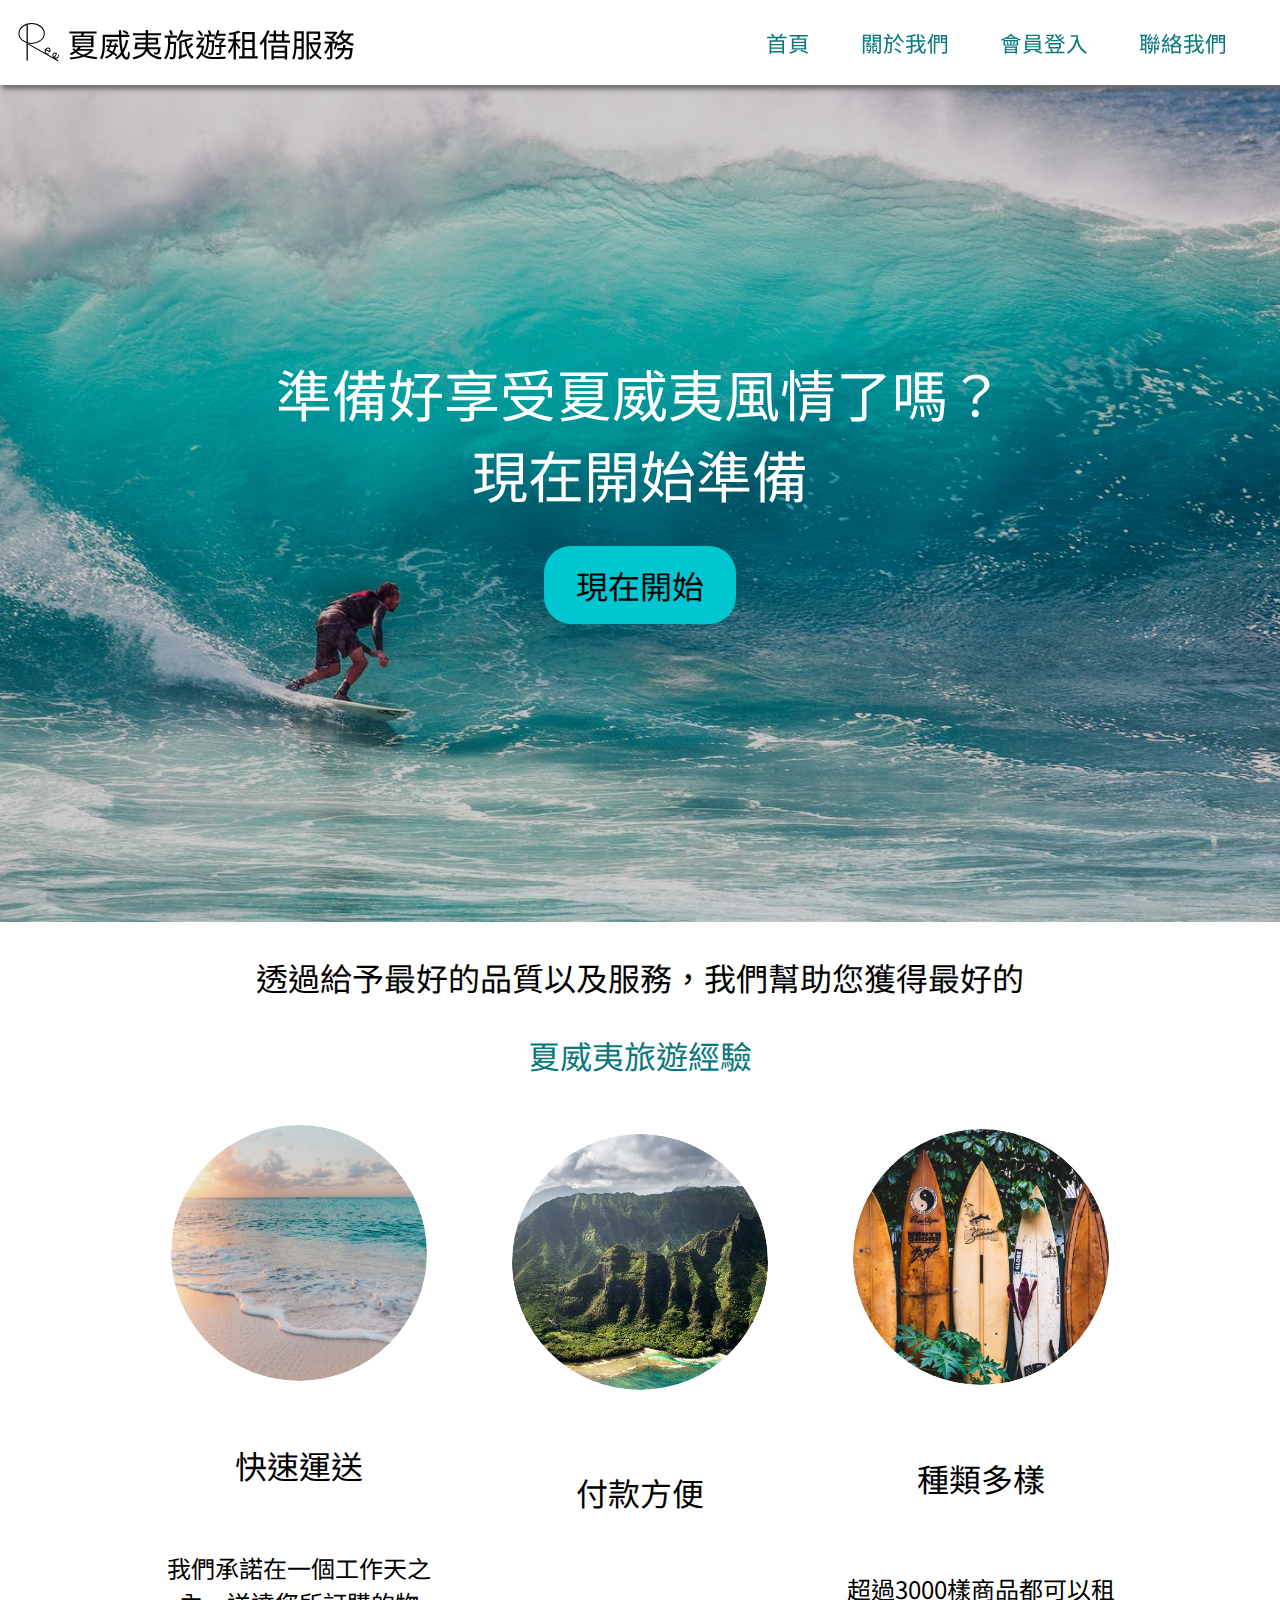
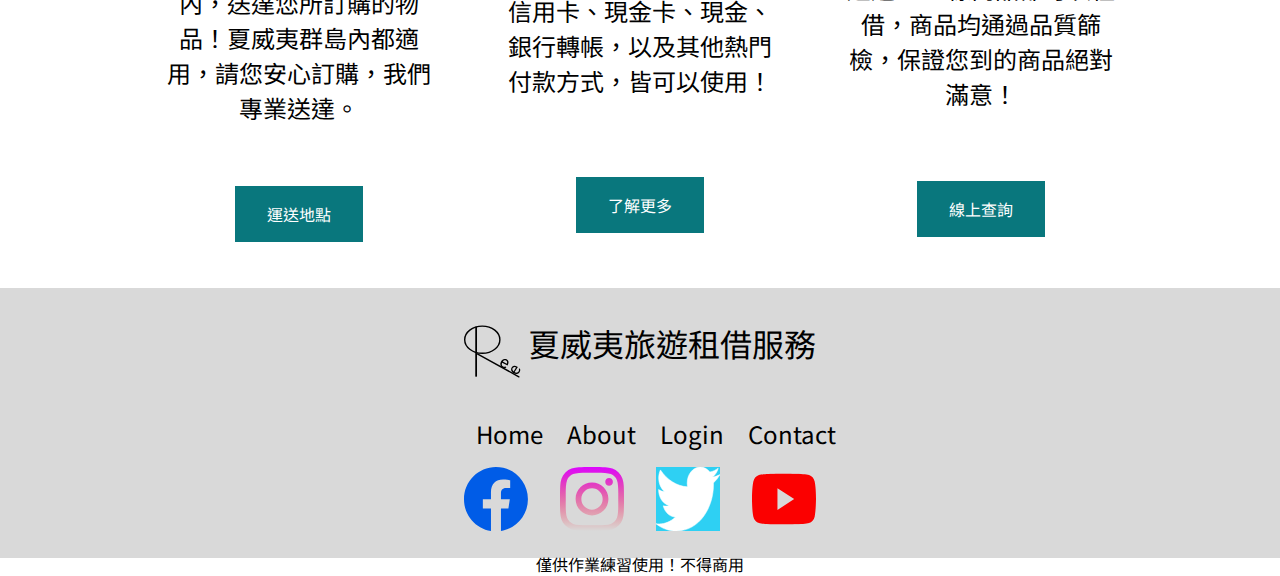
<file: project3/progect2/index.html>
<!DOCTYPE html>
<html lang="zh-Hant">
  <head>
    <meta charset="UTF-8" />
    <meta name="viewport" content="width=device-width, initial-scale=1.0" />
    <meta name="robot" content="index,follow" />
    <meta
      name="description"
      content="我們提供夏威夷旅遊出租服務網站，例如：衝浪板、汽車、機車、帳篷......等等。"
    />
    <base target="_self" />
    <link rel="preconnect" href="https://fonts.googleapis.com" />
    <link rel="preconnect" href="https://fonts.gstatic.com" crossorigin />
    <link
      href="https://fonts.googleapis.com/css2?family=Noto+Sans+TC&display=swap"
      rel="stylesheet"
    />
    <link rel="stylesheet" href="./styles/index.css" />
    <meta name="author" content="hanson" />
    <title>夏威夷旅遊租借服務｜夏威夷最方便快速的旅遊出租服務網站</title>
  </head>
  <body>
    <header>
      <div class="logo">
        <img src="./資源包1/Icons/black logo.svg" alt="icon" />
        <h1>夏威夷旅遊租借服務</h1>
      </div>
      <nav>
        <ul>
          <li><a href="#">首頁</a></li>
          <li><a href="#">關於我們</a></li>
          <li><a href="#">會員登入</a></li>
          <li><a href="#">聯絡我們</a></li>
        </ul>
      </nav>
    </header>
    <main>
      <section class="backImage">
        <div class="filter"></div>
        <h3>
          準備好享受夏威夷風情了嗎？ <br />
          現在開始準備
        </h3>
        <button class="start"><a href="#start">現在開始</a></button>
      </section>

      <section class="second">
        <h3 id="start">透過給予最好的品質以及服務，我們幫助您獲得最好的</h3>
        <span style="color: #09777d">夏威夷旅遊經驗</span>
        <section class="cards">
          <div class="card">
            <div class="image-container">
              <img
                src="./資源包1/Pictures/pic1.jpg"
                alt="picture1"
                title="夏威夷群島山脈"
              />
            </div>

            <h4>快速運送</h4>
            <p>
              我們承諾在一個工作天之內，送達您所訂購的物品！夏威夷群島內都適用，請您安心訂購，我們專業送達。
            </p>
            <a>運送地點</a>
          </div>
          <div class="card">
            <div class="image-container">
              <img
                src="./資源包1/Pictures/pic2.jpg"
                alt="picture2"
                title="夏威夷海灘"
              />
            </div>

            <h4>付款方便</h4>
            <p>
              信用卡、現金卡、現金、銀行轉帳，以及其他熱門付款方式，皆可以使用！
            </p>
            <a>了解更多</a>
          </div>
          <div class="card">
            <div class="image-container">
              <img
                src="./資源包1/Pictures/pic3.jpg"
                alt="picture3"
                title="衝浪板出租"
              />
            </div>

            <h4>種類多樣</h4>
            <p>
              超過3000樣商品都可以租借，商品均通過品質篩檢，保證您到的商品絕對滿意！
            </p>
            <a>線上查詢</a>
          </div>
        </section>
      </section>
    </main>
    <footer>
      <div class="back"></div>
      <div class="logo1">
        <img src="./資源包1/Icons/black logo.svg" alt="logo" />
        <h1>夏威夷旅遊租借服務</h1>
      </div>
      <section class="customerList">
        <ul>
          <li><a href="#"> Home </a></li>
          <li><a href="#"> About </a></li>
          <li><a href="#"> Login </a></li>
          <li><a href="#"> Contact </a></li>
        </ul>
      </section>
      <div class="logo2">
        <a href="#"
          ><img
            src="./relativeIcons/facebook.svg"
            alt="facebookIcon"
            title="Facebook專頁
          "
        /></a>
        <a href="#">
          <img
            src="./relativeIcons/instagram.svg"
            alt="instagramIcon"
            title="Instagram專頁"
        /></a>
        <a href="#">
          <img
            src="./relativeIcons/twitter.svg"
            alt="twitterIcon"
            title="Twitter專頁"
        /></a>
        <a href="#">
          <img
            src="./relativeIcons/youtube.svg"
            alt="youtubeIcon"
            title="Youtube專頁"
        /></a>
      </div>
      <p class="final">僅供作業練習使用！不得商用</p>
    </footer>
  </body>
</html>
</file>
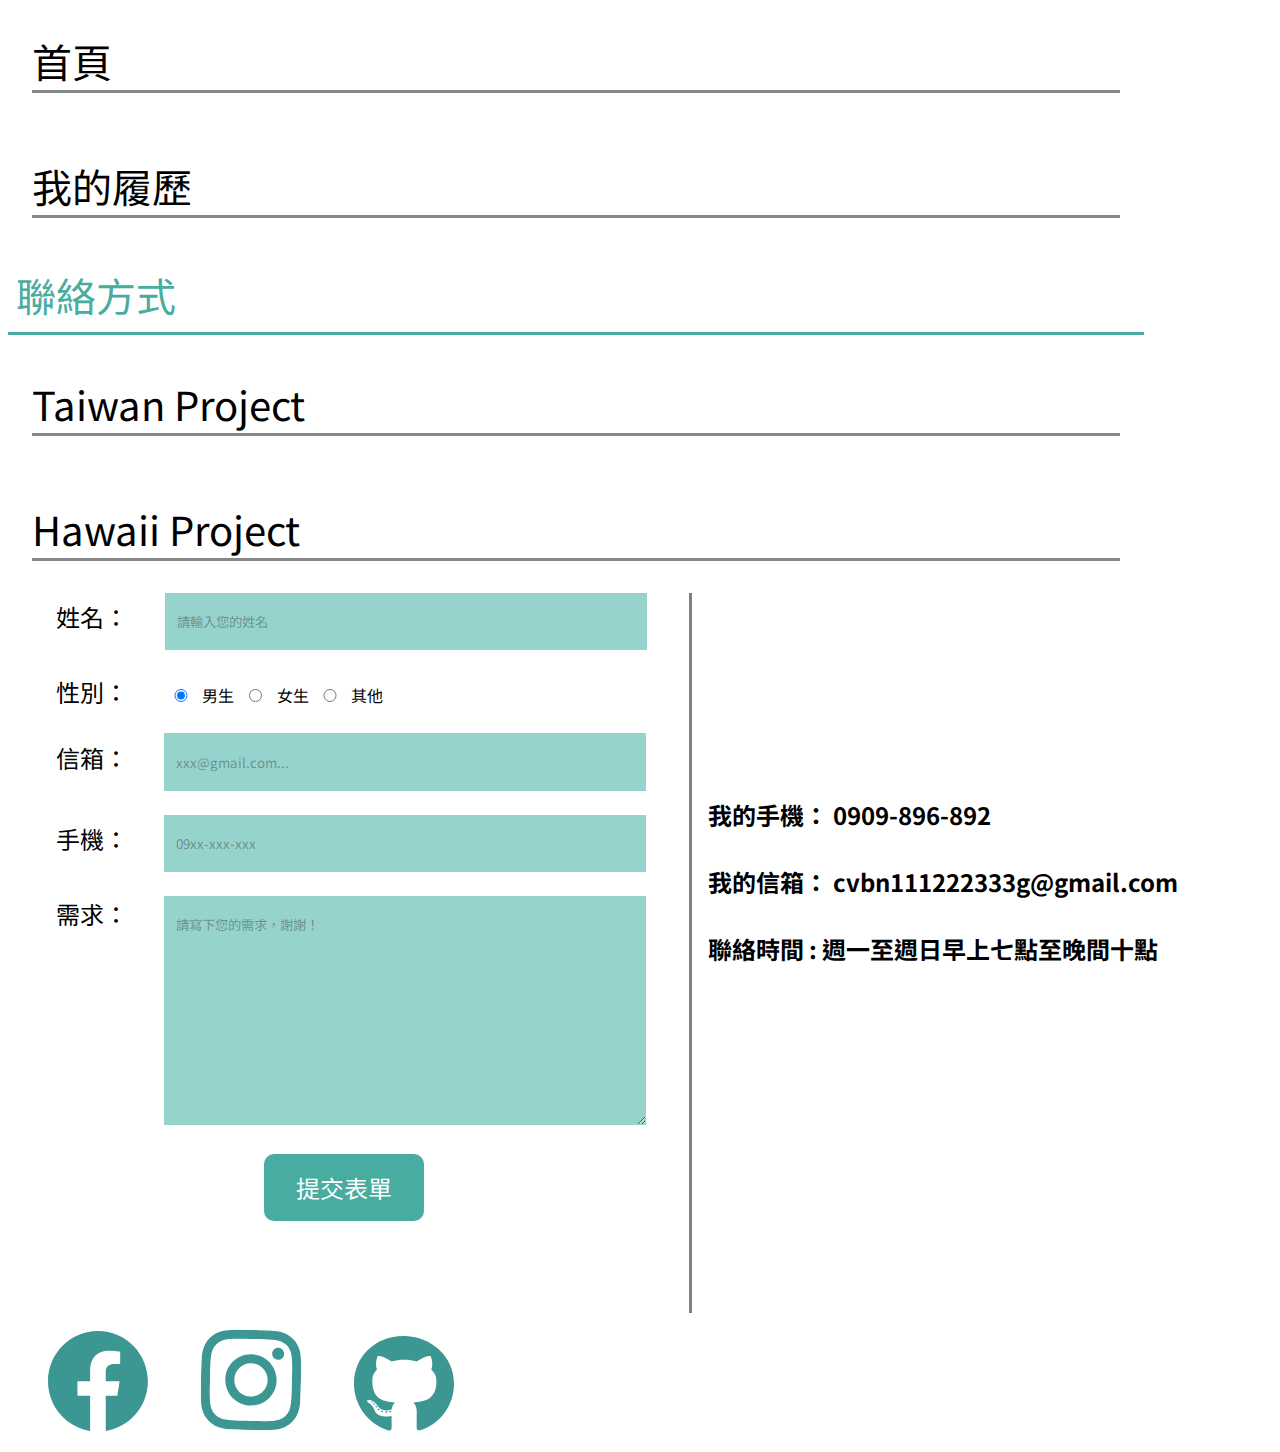
<file: project3/contact.html>
<!DOCTYPE html>
<html lang="zh-Hant">
  <head>
    <meta charset="UTF-8" />
    <meta name="viewport" content="width=device-width, initial-scale=1.0" />
    <meta name="robot" content="index,follow" />
    <meta
      name="description"
      content="這是前端工程師Eric.的個人首頁 ｜ 前端工程師個人介紹首頁"
    />
    <base target="_self" />
    <link rel="preconnect" href="https://fonts.googleapis.com" />
    <link rel="preconnect" href="https://fonts.gstatic.com" crossorigin />
    <link
      href="https://fonts.googleapis.com/css2?family=Noto+Sans+TC&display=swap"
      rel="stylesheet"
    />

    <link rel="stylesheet" href="./styles/index.css" />
    <meta name="author" content="Eric." />
    <title>我的履歷｜Eric. 前端工程師</title>
  </head>
  <body>
    <header>
      <nav>
        <ul>
          <li><a href="./index.html">首頁</a></li>
          <li><a href="./resume.html">我的履歷</a></li>
          <li class="active"><a class="active" href="#">聯絡方式</a></li>
          <li><a href="./project1/index.html">Taiwan Project</a></li>
          <li><a href="./progect2/index.html">Hawaii Project</a></li>
        </ul>
      </nav>
    </header>
    <main>
      <section class="form">
        <form>
          <div>
            <label for="name"> 姓名： </label>
            <input
              type="text"
              id="name"
              placeholder="請輸入您的姓名"
              required
              minlength="2"
              maxlength="10"
              name="name"
            />
          </div>

          <br />
          <div class="gender">
            <label class="LG" for="gender">性別：</label>
            <input
              type="radio"
              value="male"
              name="gender"
              id="gender"
              checked
              required
            />
            男生
            <input type="radio" value="female" name="gender" id="gender" />
            女生
            <input type="radio" value="other" name="gender" id="gender" />
            其他
          </div>

          <br />
          <div>
            <label for="email">信箱：</label>
            <input
              name="emailAdress"
              type="email"
              id="email"
              placeholder="xxx@gmail.com..."
              required
            />
          </div>

          <br />
          <div>
            <label for="celephone">手機：</label>
            <input
              name="phoneNumber"
              type="text"
              id="celephone"
              placeholder="09xx-xxx-xxx"
              required
            />
          </div>

          <br />
          <div>
            <label style="vertical-align: top" for="yourWant">需求：</label>

            <textarea
              name="wantArea"
              id="yourWant"
              rows="10"
              placeholder="請寫下您的需求，謝謝！"
              required
            ></textarea>
          </div>

          <br />
          <button type="submit">提交表單</button>
        </form>
      </section>
      <div class="line"></div>
      <section class="contact">
        <h2>我的手機： 0909-896-892</h2>
        <h2>我的信箱： cvbn111222333g@gmail.com</h2>
        <h2>聯絡時間 : 週一至週日早上七點至晚間十點</h2>
      </section>
    </main>
    <footer>
      <a href="https://www.facebook.com"
        ><img
          src="./image/facebook.svg"
          alt="FacebookIcon"
          title="Facebook Page"
      /></a>
      <a href="https://www.instagram.com"
        ><img
          src="./image/instagram.svg"
          alt="InstagramIcon"
          title="Instagram Page"
      /></a>
      <a href="https://www.github.io.com"
        ><img src="./image/github.svg" alt="GithubIcon" title="Github Page"
      /></a>
    </footer>
  </body>
</html>
</file>
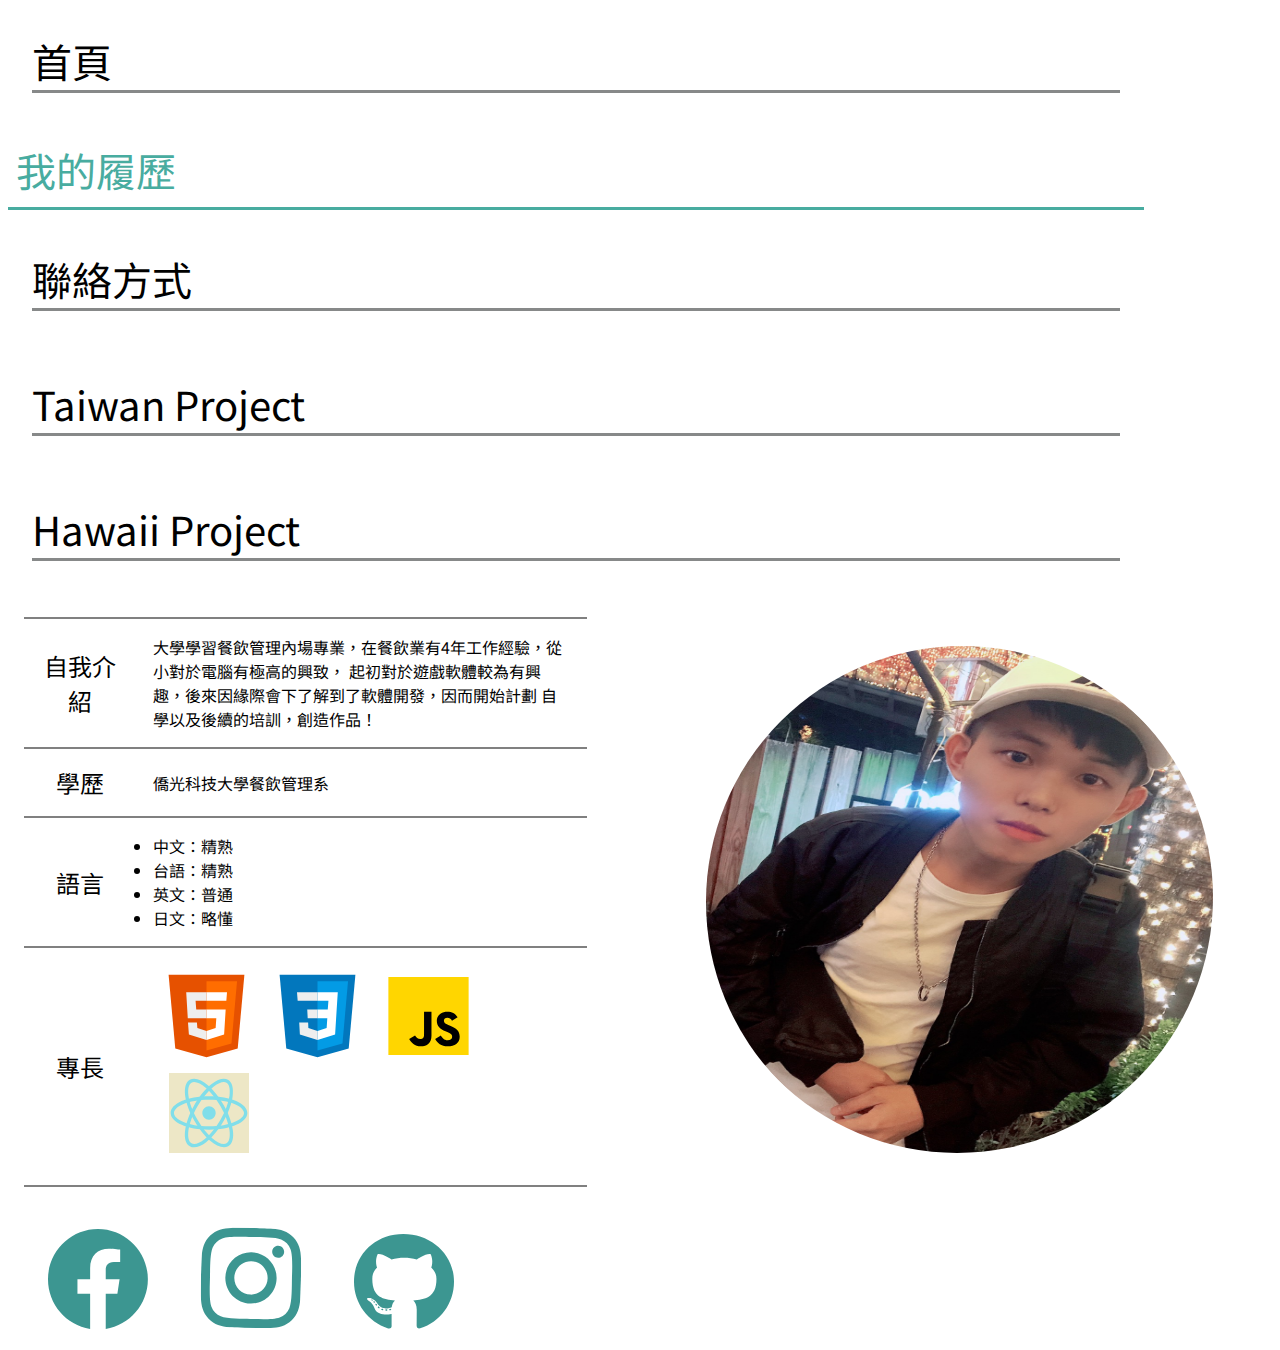
<file: project3/resume.html>
<!DOCTYPE html>
<html lang="zh-Hant">
  <head>
    <meta charset="UTF-8" />
    <meta name="viewport" content="width=device-width, initial-scale=1.0" />
    <meta name="robot" content="index,follow" />
    <meta
      name="description"
      content="這是前端工程師Eric.的個人首頁 ｜ 前端工程師個人介紹首頁"
    />
    <base target="_self" />
    <link rel="preconnect" href="https://fonts.googleapis.com" />
    <link rel="preconnect" href="https://fonts.gstatic.com" crossorigin />
    <link
      href="https://fonts.googleapis.com/css2?family=Noto+Sans+TC&display=swap"
      rel="stylesheet"
    />

    <link rel="stylesheet" href="./styles/index.css" />
    <meta name="author" content="Eric." />
    <title>我的履歷｜Eric. 前端工程師</title>
  </head>
  <body>
    <header>
      <nav>
        <ul>
          <li><a href="./index.html">首頁</a></li>
          <li class="active"><a class="active" href="#">我的履歷</a></li>
          <li><a href="./contact.html">聯絡方式</a></li>
          <li><a href="./project1/index.html">Taiwan Project</a></li>
          <li><a href="./progect2/index.html">Hawaii Project</a></li>
        </ul>
      </nav>
    </header>
    <main>
      <section class="table">
        <table>
          <tr>
            <td class="h1" style="width: 20%">自我介紹</td>
            <td style="width: 80%">
              大學學習餐飲管理內場專業，在餐飲業有4年工作經驗，從小對於電腦有極高的興致，
              起初對於遊戲軟體較為有興趣，後來因緣際會下了解到了軟體開發，因而開始計劃
              自學以及後續的培訓，創造作品！
            </td>
          </tr>
          <tr>
            <td class="h1">學歷</td>
            <td>僑光科技大學餐飲管理系</td>
          </tr>
          <tr>
            <td class="h1">語言</td>
            <td>
              <ul>
                <li>中文：精熟</li>
                <li>台語：精熟</li>
                <li>英文：普通</li>
                <li>日文：略懂</li>
              </ul>
            </td>
          </tr>
          <tr>
            <td class="h1">專長</td>
            <td>
              <img
                src="./image/htnl5Icon 1.svg"
                alt="HTML5Icon"
                tittle="HTML5"
              />
              <img
                class="css"
                src="./image/css3Icon.svg"
                alt="CSS3Icon"
                tittle="CSS3"
              />
              <img
                class="js"
                src="./image/JavaScript.svg"
                alt="JavaScriptIcon"
                title="JavaScript"
              />
              <img
                class="react"
                src="./image/reactIcon.svg"
                alt="ReactIcon"
                title="React"
              />
            </td>
          </tr>
        </table>
      </section>
      <section class="p2Pic">
        <div class="photo">
          <img src="./image/myphoto.JPG" alt="Eric-Photo" />
        </div>

        <div class="p2PicBack"></div>
      </section>
    </main>
    <footer>
      <a href="https://www.facebook.com"
        ><img
          src="./image/facebook.svg"
          alt="FacebookIcon"
          title="Facebook Page"
      /></a>
      <a href="https://www.instagram.com"
        ><img
          src="./image/instagram.svg"
          alt="InstagramIcon"
          title="Instagram Page"
      /></a>
      <a href="https://www.github.io.com"
        ><img src="./image/github.svg" alt="GithubIcon" title="Github Page"
      /></a>
    </footer>
  </body>
</html>
</file>
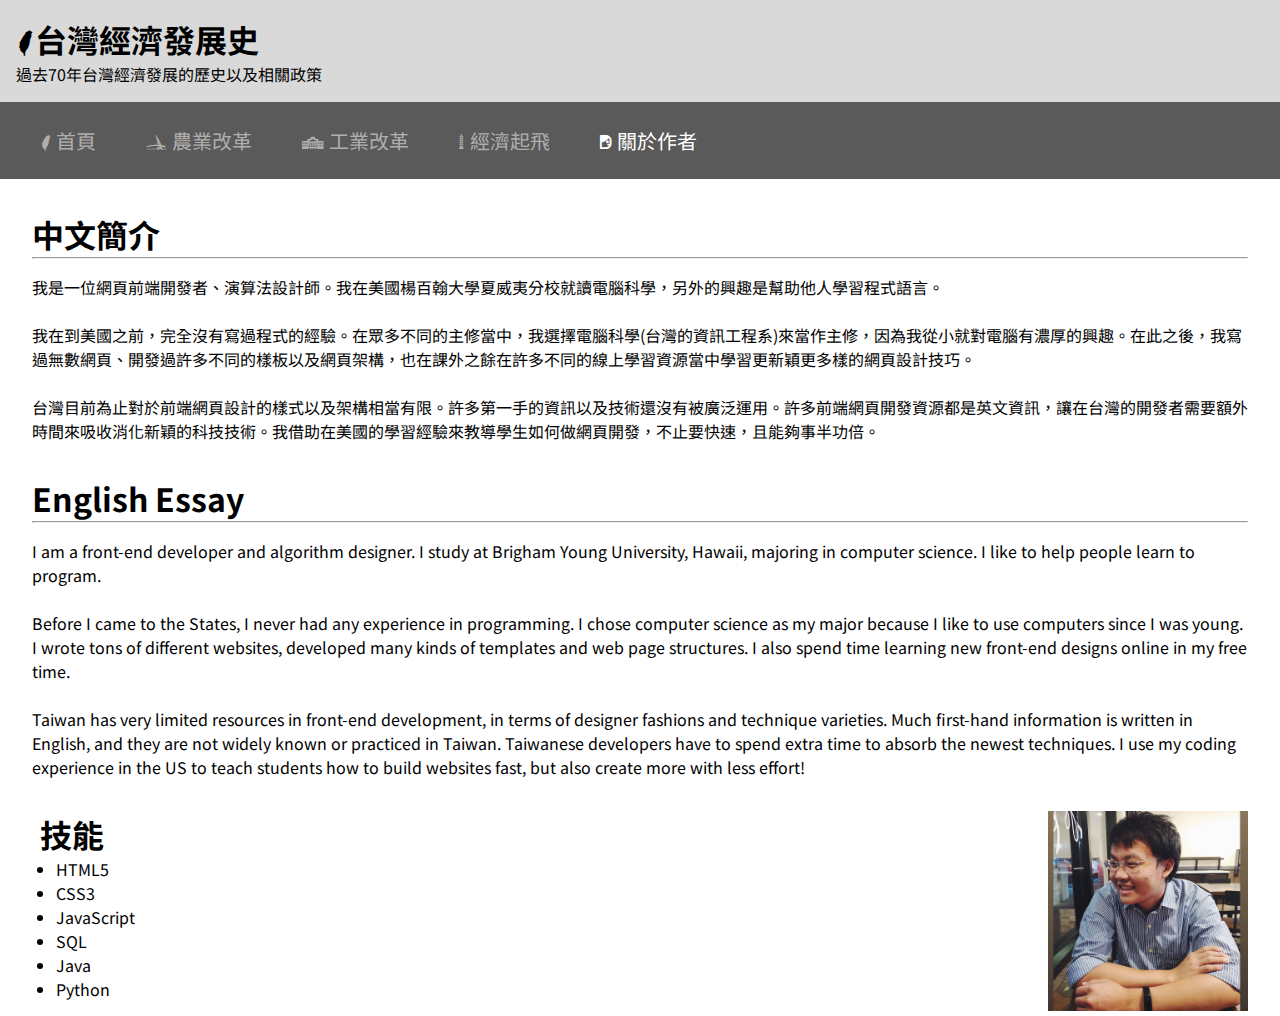
<file: project3/project1/auther.html>
<!DOCTYPE html>
<html lang="zh-Hant">
  <head>
    <meta charset="UTF-8" />
    <meta name="viewport" content="width=device-width, initial-scale=1.0" />

    <title>台灣經濟發展歷史</title>
    <link rel="shortcut icon" href="./taiwanIcon.png" />
    <link rel="markbook" href="./taiwanIcon.png" />
    <link rel="preconnect" href="https://fonts.googleapis.com" />
    <link rel="preconnect" href="https://fonts.gstatic.com" crossorigin />
    <link
      href="https://fonts.googleapis.com/css2?family=Noto+Sans+SC&family=Noto+Sans+TC&display=swap"
      rel="stylesheet"
    />
    <link rel="stylesheet" href="./auther.css" />
    <link rel="stylesheet" href="./twicon/twicon.css" />
  </head>
  <body>
    <header>
      <h1 class="headTitle">
        <i class="twicon-main-island"></i>台灣經濟發展史
      </h1>
      <h3 class="headerText">過去70年台灣經濟發展的歷史以及相關政策</h3>
    </header>
    <!--導覽列-->
    <nav>
      <ul>
        <li>
          <a href="./index.html"> <i class="twicon-main-island"></i> 首頁</a>
        </li>
        <li>
          <a href="./griculture.html"
            ><i class="twicon-lovers-brg"></i> 農業改革</a
          >
        </li>
        <li>
          <a href="./industralization.html"
            ><i class="twicon-nt-mus"></i> 工業改革</a
          >
        </li>
        <li>
          <a href="./economy.html"><i class="twicon-taipei101"></i> 經濟起飛</a>
        </li>
        <li>
          <a href="#" class="active"><i class="twicon-l-dcard"></i> 關於作者</a>
        </li>
      </ul>
    </nav>
    <main>
      <section class="c1">
        <h1>中文簡介</h1>
        <hr />
        <p>
          我是一位網頁前端開發者、演算法設計師。我在美國楊百翰大學夏威夷分校就讀電腦科學，另外的興趣是幫助他人學習程式語言。
        </p>
        <br />
        <p>
          我在到美國之前，完全沒有寫過程式的經驗。在眾多不同的主修當中，我選擇電腦科學(台灣的資訊工程系)來當作主修，因為我從小就對電腦有濃厚的興趣。在此之後，我寫過無數網頁、開發過許多不同的樣板以及網頁架構，也在課外之餘在許多不同的線上學習資源當中學習更新穎更多樣的網頁設計技巧。
        </p>
        <br />
        <p>
          台灣目前為止對於前端網頁設計的樣式以及架構相當有限。許多第一手的資訊以及技術還沒有被廣泛運用。許多前端網頁開發資源都是英文資訊，讓在台灣的開發者需要額外時間來吸收消化新穎的科技技術。我借助在美國的學習經驗來教導學生如何做網頁開發，不止要快速，且能夠事半功倍。
        </p>
      </section>
      <section class="c2">
        <h1>English Essay</h1>
        <hr />
        <p>
          I am a front-end developer and algorithm designer. I study at Brigham
          Young University, Hawaii, majoring in computer science. I like to help
          people learn to program.
        </p>
        <br />
        <p>
          Before I came to the States, I never had any experience in
          programming. I chose computer science as my major because I like to
          use computers since I was young. I wrote tons of different websites,
          developed many kinds of templates and web page structures. I also
          spend time learning new front-end designs online in my free time.
        </p>
        <br />
        <p>
          Taiwan has very limited resources in front-end development, in terms
          of designer fashions and technique varieties. Much first-hand
          information is written in English, and they are not widely known or
          practiced in Taiwan. Taiwanese developers have to spend extra time to
          absorb the newest techniques. I use my coding experience in the US to
          teach students how to build websites fast, but also create more with
          less effort!
        </p>
      </section>
    </main>
    <footer>
      <section class="left">
        <h1>技能</h1>
        <ul>
          <li>HTML5</li>
          <li>CSS3</li>
          <li>JavaScript</li>
          <li>SQL</li>
          <li>Java</li>
          <li>Python</li>
        </ul>
      </section>
      <section class="right">
        <img
          src="./picture.jpg"
          alt="teacherPicture"
          height="200"
          width="200"
        />
      </section>
    </footer>
  </body>
</html>
</file>
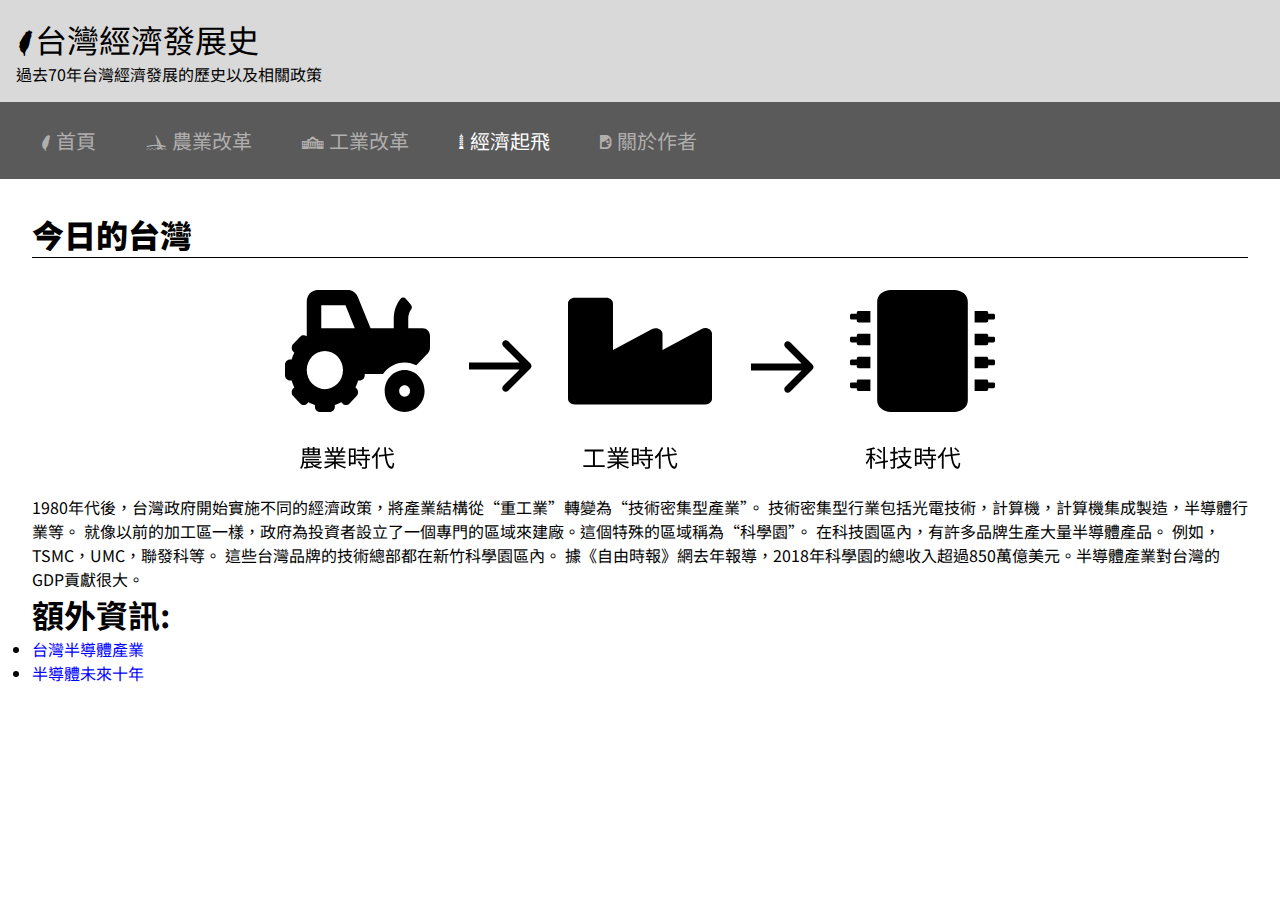
<file: project3/project1/economy.html>
<!DOCTYPE html>
<html lang="zh-Hant">
  <head>
    <meta charset="UTF-8" />
    <meta name="viewport" content="width=device-width, initial-scale=1.0" />

    <title>台灣經濟發展歷史</title>
    <link rel="shortcut icon" href="./taiwanIcon.png" />
    <link rel="markbook" href="./taiwanIcon.png" />
    <link rel="preconnect" href="https://fonts.googleapis.com" />
    <link rel="preconnect" href="https://fonts.gstatic.com" crossorigin />
    <link
      href="https://fonts.googleapis.com/css2?family=Noto+Sans+SC&family=Noto+Sans+TC&display=swap"
      rel="stylesheet"
    />
    <link rel="stylesheet" href="./economy.css" />
    <link rel="stylesheet" href="./twicon/twicon.css" />
  </head>
  <body>
    <header>
      <h1 class="headTitle">
        <i class="twicon-main-island"></i>台灣經濟發展史
      </h1>
      <h3 class="headerText">過去70年台灣經濟發展的歷史以及相關政策</h3>
    </header>
    <!--導覽列-->
    <nav>
      <ul>
        <li>
          <a href="./index.html"> <i class="twicon-main-island"></i> 首頁</a>
        </li>
        <li>
          <a href="./griculture.html"
            ><i class="twicon-lovers-brg"></i> 農業改革</a
          >
        </li>
        <li>
          <a href="./industralization.html"
            ><i class="twicon-nt-mus"></i> 工業改革</a
          >
        </li>
        <li>
          <a href="#" class="active"
            ><i class="twicon-taipei101"></i> 經濟起飛</a
          >
        </li>
        <li>
          <a href="./auther.html"><i class="twicon-l-dcard"></i> 關於作者</a>
        </li>
      </ul>
    </nav>
    <main>
      <section class="c1">
        <h1>今日的台灣</h1>
        <hr />
      </section>
      <div class="img">
        <img src="./Group 1.svg" alt="groupPhoto" />
      </div>
      <section class="c2">
        <p>
          1980年代後，台灣政府開始實施不同的經濟政策，將產業結構從“重工業”轉變為“技術密集型產業”。
          技術密集型行業包括光電技術，計算機，計算機集成製造，半導體行業等。
          就像以前的加工區一樣，政府為投資者設立了一個專門的區域來建廠。這個特殊的區域稱為“科學園”。
          在科技園區內，有許多品牌生產大量半導體產品。
          例如，TSMC，UMC，聯發科等。 這些台灣品牌的技術總部都在新竹科學園區內。
          據《自由時報》網去年報導，2018年科學園的總收入超過850萬億美元。半導體產業對台灣的GDP貢獻很大。
        </p>
      </section>
      <section class="c3">
        <h1>額外資訊:</h1>
        <ul>
          <li>
            <a href="https://ic.tpex.org.tw/introduce.php?ic=D000"
              >台灣半導體產業</a
            >
          </li>
          <li>
            <a
              href="https://www.bnext.com.tw/article/58060/semiconductor-industry?"
              >半導體未來十年</a
            >
          </li>
        </ul>
      </section>
    </main>
  </body>
</html>
</file>
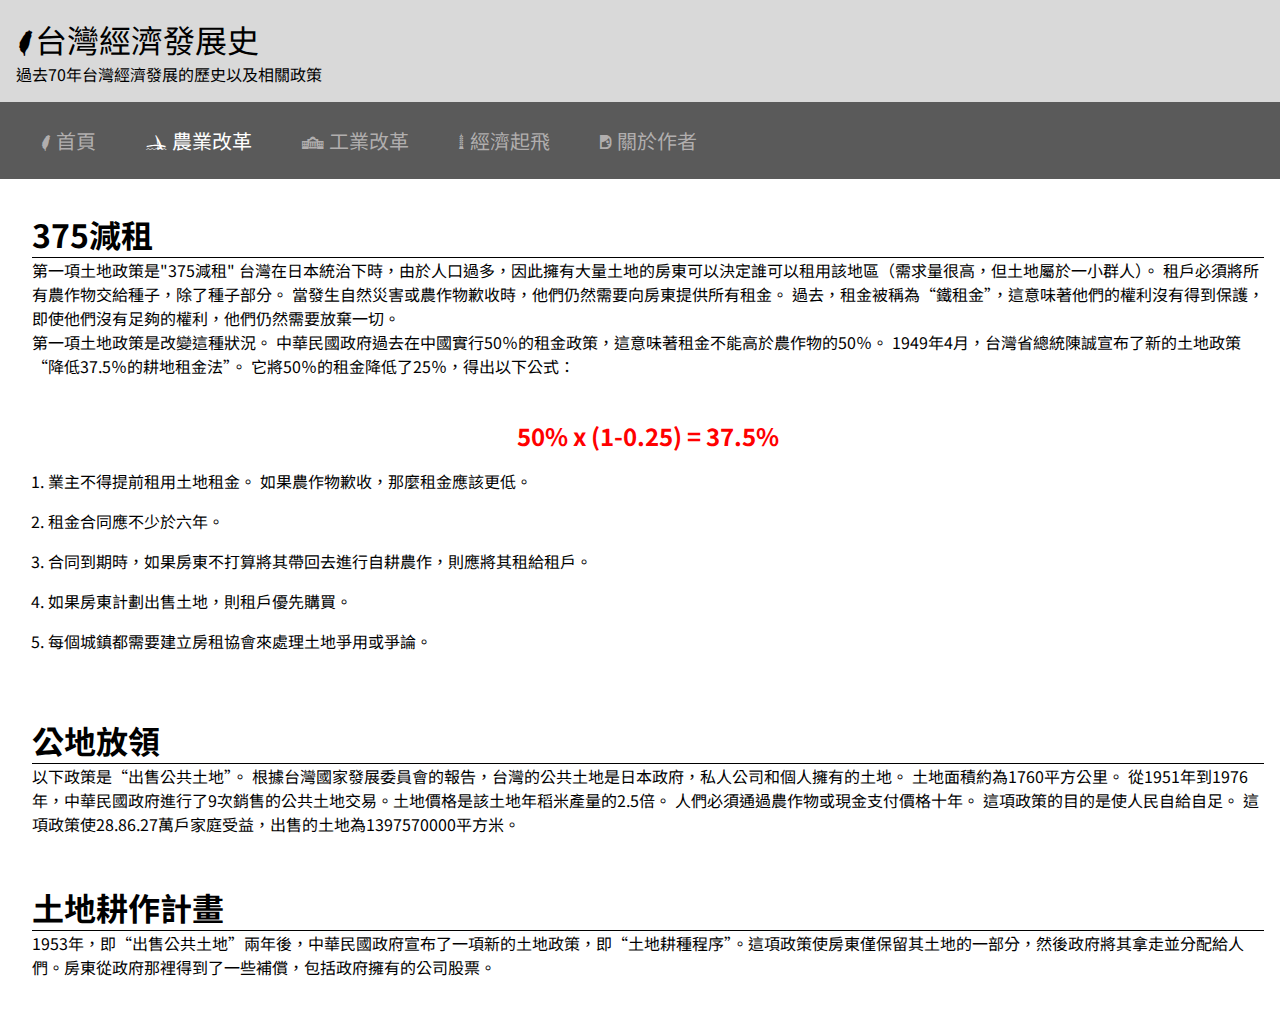
<file: project3/project1/griculture.html>
<!DOCTYPE html>
<html lang="zn-Hant">
  <head>
    <meta charset="UTF-8" />
    <meta name="viewport" content="width=device-width, initial-scale=1.0" />
    <title>台灣經濟發展歷史</title>
    <link rel="shortcut icon" href="./taiwanIcon.png" />
    <link rel="preconnect" href="https://fonts.googleapis.com" />
    <link rel="preconnect" href="https://fonts.gstatic.com" crossorigin />
    <link
      href="https://fonts.googleapis.com/css2?family=Noto+Sans+SC&family=Noto+Sans+TC&display=swap"
      rel="stylesheet"
    />
    <link rel="stylesheet" href="./twicon/twicon.css" />
    <link rel="markbook" href="./taiwanIcon.png" />
    <link rel="stylesheet" href="./griculture.css" />
  </head>
  <body>
    <header>
      <h1 class="headTitle">
        <i class="twicon-main-island"></i>台灣經濟發展史
      </h1>
      <h3 class="headerText">過去70年台灣經濟發展的歷史以及相關政策</h3>
    </header>
    <!--導覽列-->
    <nav>
      <ul>
        <li>
          <a href="./index.html"> <i class="twicon-main-island"></i> 首頁</a>
        </li>
        <li>
          <a href="#" class="active"
            ><i class="twicon-lovers-brg"></i> 農業改革</a
          >
        </li>
        <li>
          <a href="./industralization.html"
            ><i class="twicon-nt-mus"></i> 工業改革</a
          >
        </li>
        <li>
          <a href="./economy.html"><i class="twicon-taipei101"></i> 經濟起飛</a>
        </li>
        <li>
          <a href="./auther.html"><i class="twicon-l-dcard"></i> 關於作者</a>
        </li>
      </ul>
    </nav>

    <main>
      <section class="c1">
        <h1>375減租</h1>
        <hr />
        <p>
          第一項土地政策是"375減租"
          台灣在日本統治下時，由於人口過多，因此擁有大量土地的房東可以決定誰可以租用該地區（需求量很高，但土地屬於一小群人）。
          租戶必須將所有農作物交給種子，除了種子部分。
          當發生自然災害或農作物歉收時，他們仍然需要向房東提供所有租金。
          過去，租金被稱為“鐵租金”，這意味著他們的權利沒有得到保護，即使他們沒有足夠的權利，他們仍然需要放棄一切。
        </p>
        <p class="p0">
          第一項土地政策是改變這種狀況。
          中華民國政府過去在中國實行50％的租金政策，這意味著租金不能高於農作物的50％。
          1949年4月，台灣省總統陳誠宣布了新的土地政策“降低37.5％的耕地租金法”。
          它將50％的租金降低了25％，得出以下公式：
        </p>
        <h3 class="count">50% x (1-0.25) = 37.5%</h3>
        <ol>
          <li>業主不得提前租用土地租金。 如果農作物歉收，那麼租金應該更低。</li>
          <li>租金合同應不少於六年。</li>
          <li>
            合同到期時，如果房東不打算將其帶回去進行自耕農作，則應將其租給租戶。
          </li>
          <li>如果房東計劃出售土地，則租戶優先購買。</li>
          <li>每個城鎮都需要建立房租協會來處理土地爭用或爭論。</li>
        </ol>
      </section>
      <section class="c2">
        <h1>公地放領</h1>
        <hr />
        <p>
          以下政策是“出售公共土地”。
          根據台灣國家發展委員會的報告，台灣的公共土地是日本政府，私人公司和個人擁有的土地。
          土地面積約為1760平方公里。
          從1951年到1976年，中華民國政府進行了9次銷售的公共土地交易。土地價格是該土地年稻米產量的2.5倍。
          人們必須通過農作物或現金支付價格十年。
          這項政策的目的是使人民自給自足。
          這項政策使28.86.27萬戶家庭受益，出售的土地為1397570000平方米。
        </p>
      </section>
      <section class="c3">
        <h1>土地耕作計畫</h1>
        <hr />
        <p>
          1953年，即“出售公共土地”兩年後，中華民國政府宣布了一項新的土地政策，即“土地耕種程序”。這項政策使房東僅保留其土地的一部分，然後政府將其拿走並分配給人們。房東從政府那裡得到了一些補償，包括政府擁有的公司股票。
        </p>
      </section>
    </main>
  </body>
</html>
</file>
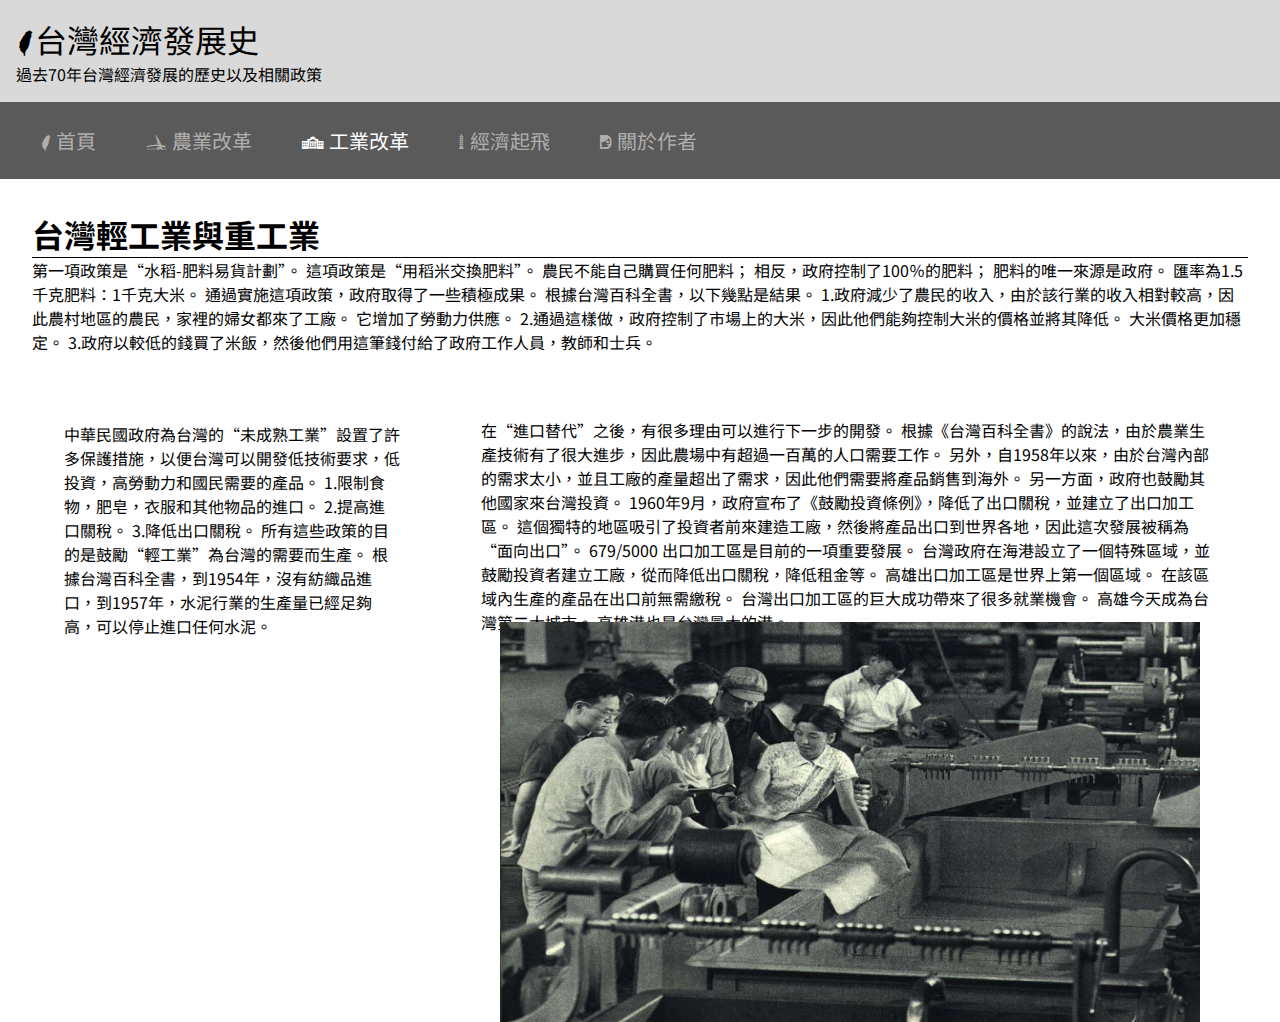
<file: project3/project1/industralization.html>
<!DOCTYPE html>
<html lang="zh-Hant">
  <head>
    <meta charset="UTF-8" />
    <meta name="viewport" content="width=device-width, initial-scale=1.0" />
    <title>台灣經濟發展歷史</title>
    <link rel="preconnect" href="https://fonts.googleapis.com" />
    <link rel="preconnect" href="https://fonts.gstatic.com" crossorigin />
    <link
      href="https://fonts.googleapis.com/css2?family=Noto+Sans+SC&family=Noto+Sans+TC&display=swap"
      rel="stylesheet"
      <link
      rel="stylesheet"
      href="./industralization.css"
    />
    <link rel="stylesheet" href="./industralization.css" />
    <link rel="shortcut icon" href="./taiwanIcon.png" />
    <link rel="markbook" href="./taiwanIcon.png" />
    <link rel="stylesheet" href="./twicon/twicon.css" />
  </head>
  <body>
    <header>
      <h1 class="headTitle">
        <i class="twicon-main-island"></i>台灣經濟發展史
      </h1>
      <h3 class="headerText">過去70年台灣經濟發展的歷史以及相關政策</h3>
    </header>
    <!--導覽列-->
    <nav>
      <ul>
        <li>
          <a href="./index.html"> <i class="twicon-main-island"></i> 首頁</a>
        </li>
        <li>
          <a href="./griculture.html"
            ><i class="twicon-lovers-brg"></i> 農業改革</a
          >
        </li>
        <li>
          <a href="#" class="active"><i class="twicon-nt-mus"></i> 工業改革</a>
        </li>
        <li>
          <a href="./economy.html"><i class="twicon-taipei101"></i> 經濟起飛</a>
        </li>
        <li>
          <a href="./auther.html"><i class="twicon-l-dcard"></i> 關於作者</a>
        </li>
      </ul>
    </nav>
    <main>
      <section class="top">
        <h1 class="top-h1">台灣輕工業與重工業</h1>
        <hr />

        <p class="top-p1">
          第一項政策是“水稻-肥料易貨計劃”。 這項政策是“用稻米交換肥料”。
          農民不能自己購買任何肥料； 相反，政府控制了100％的肥料；
          肥料的唯一來源是政府。 匯率為1.5千克肥料：1千克大米。
          通過實施這項政策，政府取得了一些積極成果。
          根據台灣百科全書，以下幾點是結果。
          1.政府減少了農民的收入，由於該行業的收入相對較高，因此農村地區的農民，家裡的婦女都來了工廠。
          它增加了勞動力供應。
          2.通過這樣做，政府控制了市場上的大米，因此他們能夠控制大米的價格並將其降低。
          大米價格更加穩定。
          3.政府以較低的錢買了米飯，然後他們用這筆錢付給了政府工作人員，教師和士兵。
        </p>
      </section>
      <section class="directions">
        <p class="left">
          中華民國政府為台灣的“未成熟工業”設置了許多保護措施，以便台灣可以開發低技術要求，低投資，高勞動力和國民需要的產品。
          1.限制食物，肥皂，衣服和其他物品的進口。 2.提高進口關稅。
          3.降低出口關稅。 所有這些政策的目的是鼓勵“輕工業”為台灣的需要而生產。
          根據台灣百科全書，到1954年，沒有紡織品進口，到1957年，水泥行業的生產量已經足夠高，可以停止進口任何水泥。
        </p>

        <p class="right">
          在“進口替代”之後，有很多理由可以進行下一步的開發。
          根據《台灣百科全書》的說法，由於農業生產技術有了很大進步，因此農場中有超過一百萬的人口需要工作。
          另外，自1958年以來，由於台灣內部的需求太小，並且工廠的產量超出了需求，因此他們需要將產品銷售到海外。
          另一方面，政府也鼓勵其他國家來台灣投資。
          1960年9月，政府宣布了《鼓勵投資條例》，降低了出口關稅，並建立了出口加工區。
          這個獨特的地區吸引了投資者前來建造工廠，然後將產品出口到世界各地，因此這次發展被稱為“面向出口”。
          679/5000 出口加工區是目前的一項重要發展。
          台灣政府在海港設立了一個特殊區域，並鼓勵投資者建立工廠，從而降低出口關稅，降低租金等。
          高雄出口加工區是世界上第一個區域。
          在該區域內生產的產品在出口前無需繳稅。
          台灣出口加工區的巨大成功帶來了很多就業機會。
          高雄今天成為台灣第二大城市。 高雄港也是台灣最大的港。
        </p>
      </section>
    </main>
    <footer>
      <img src="./taiwanTextile.jpg" alt="工業照片" height="400" width="700" />
    </footer>
  </body>
</html>
</file>
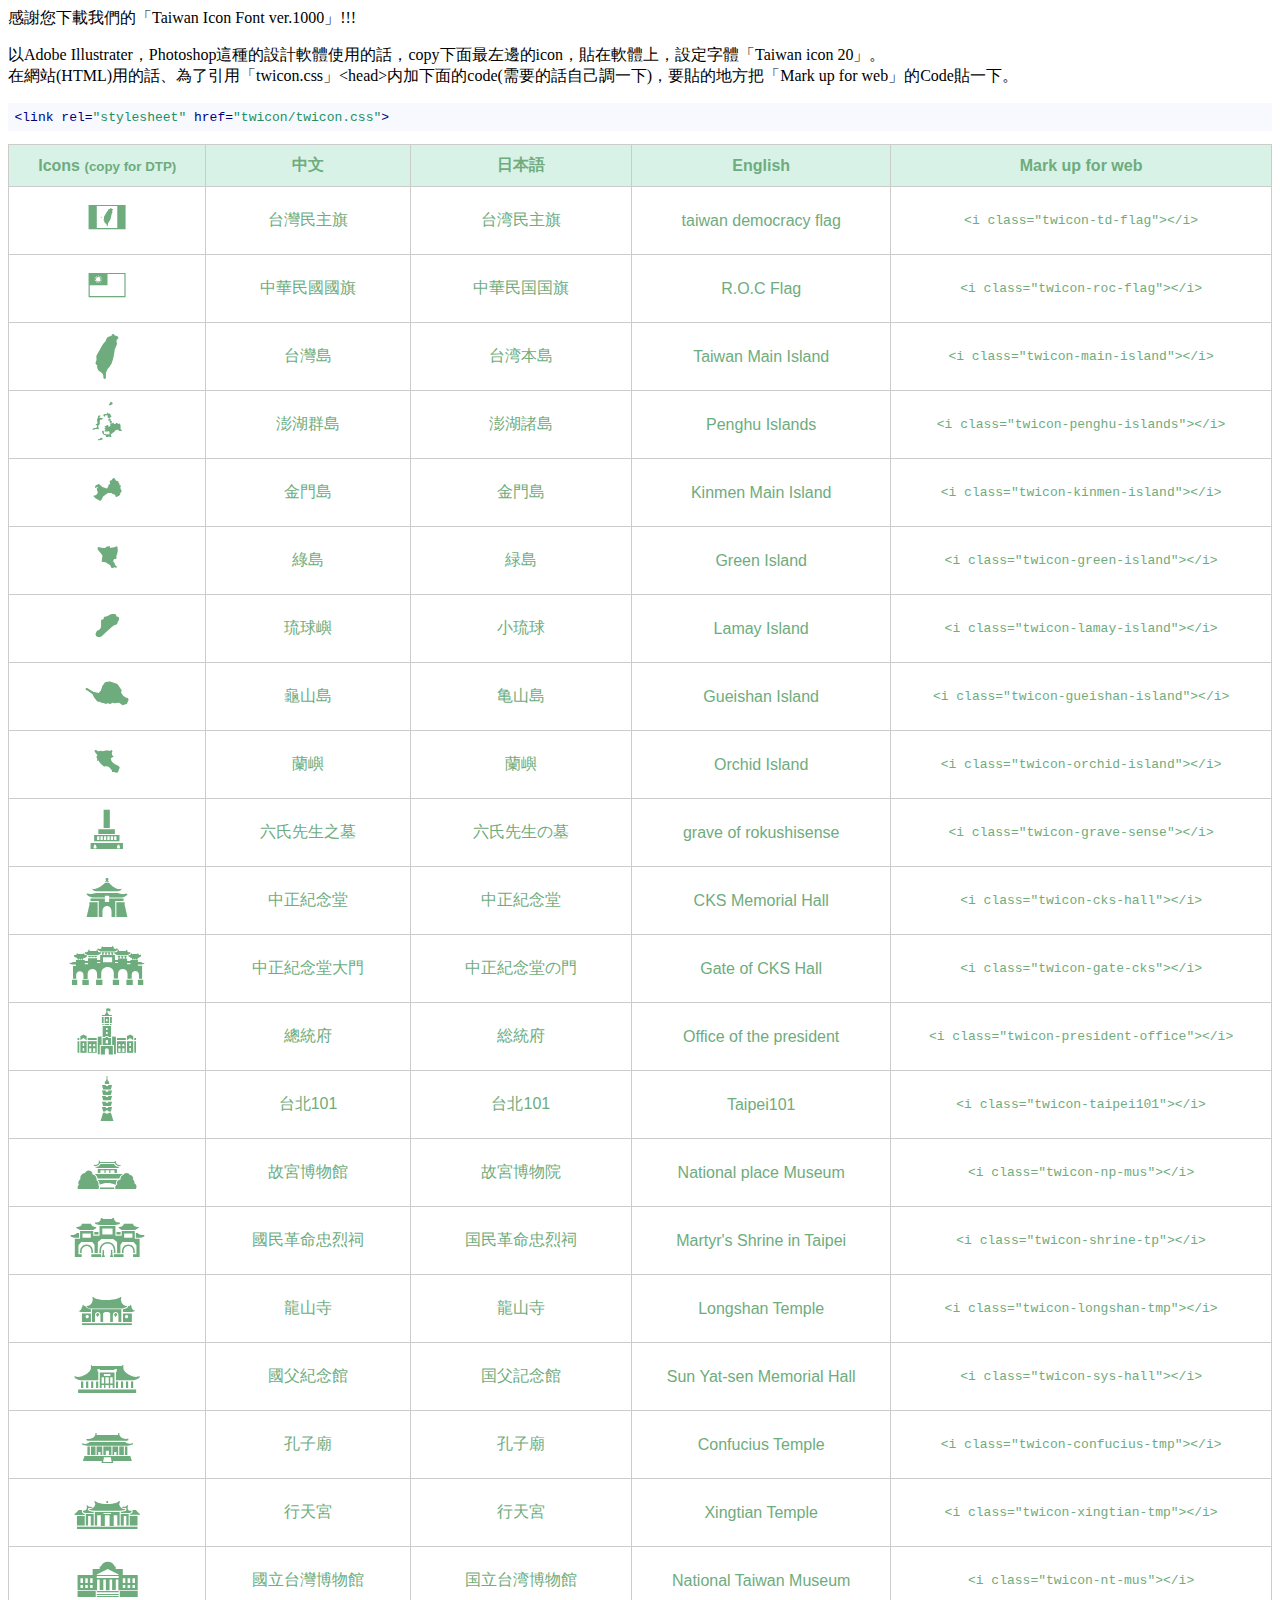
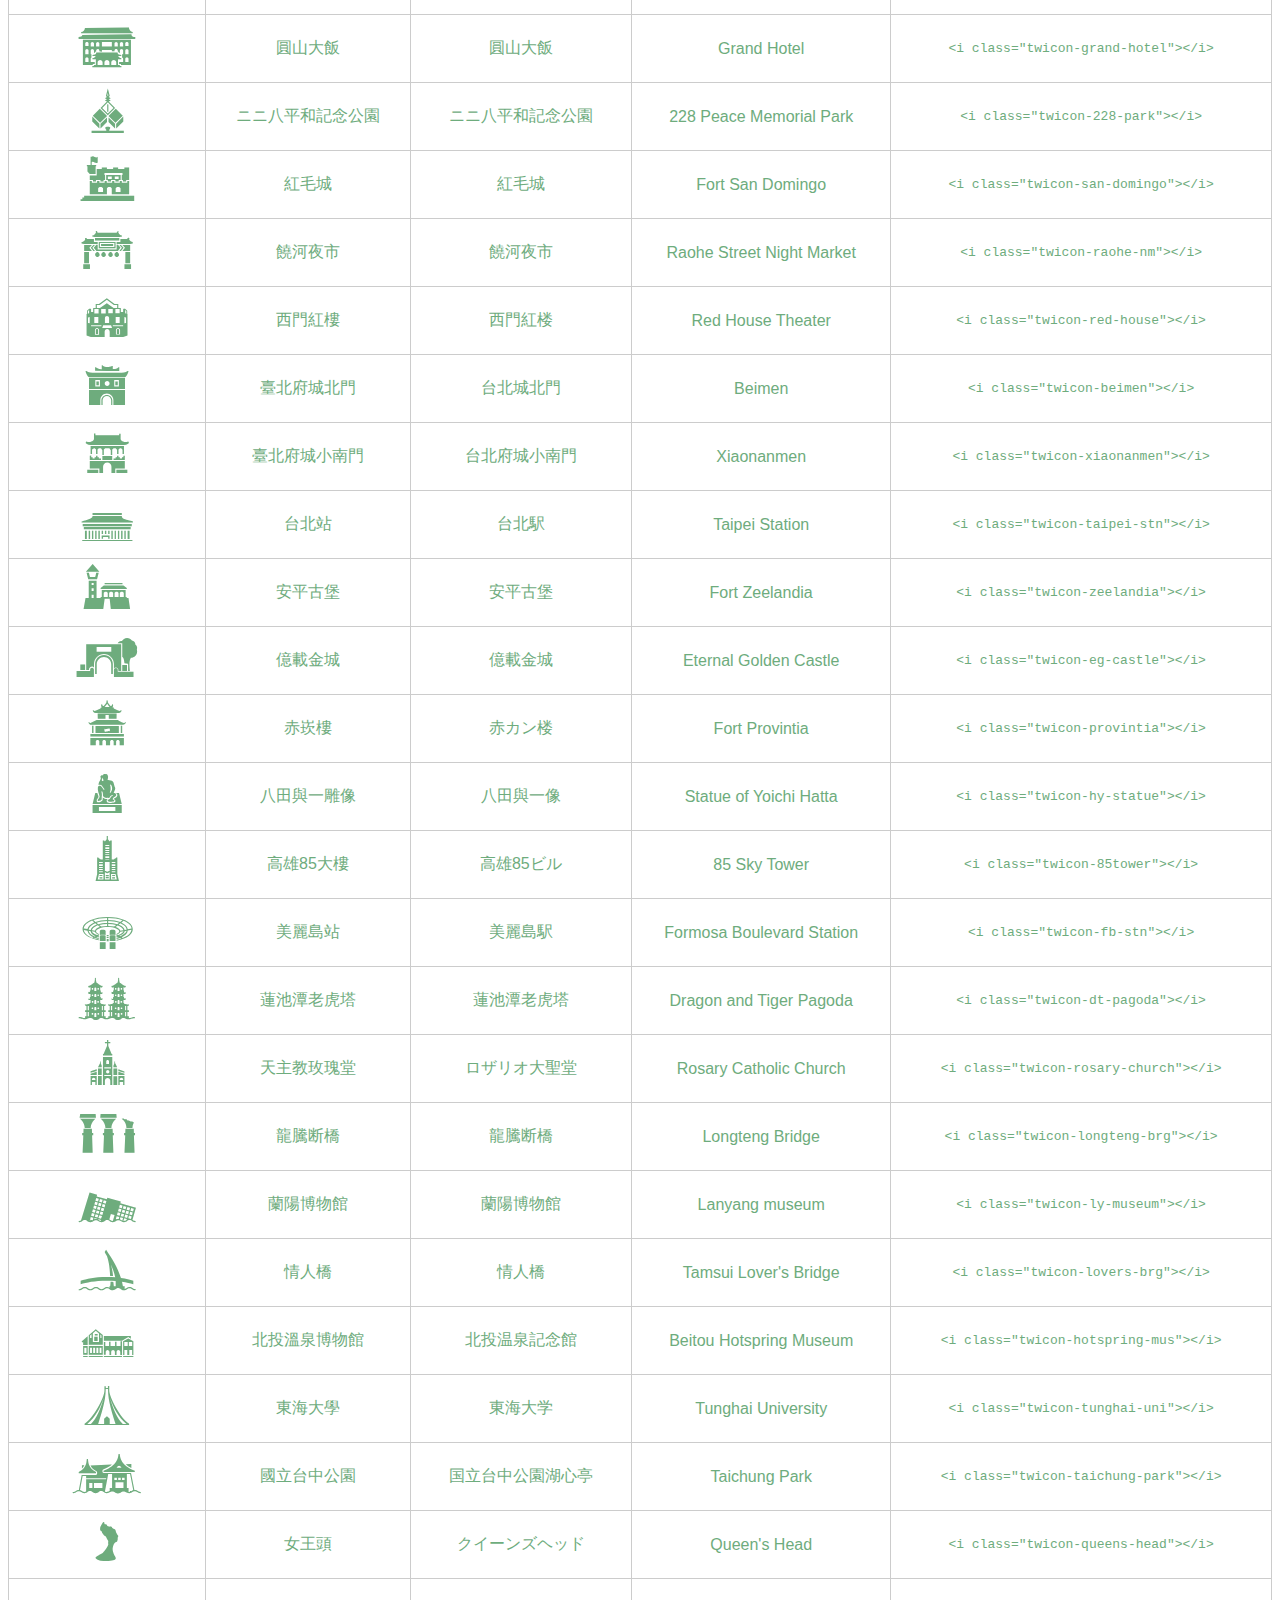
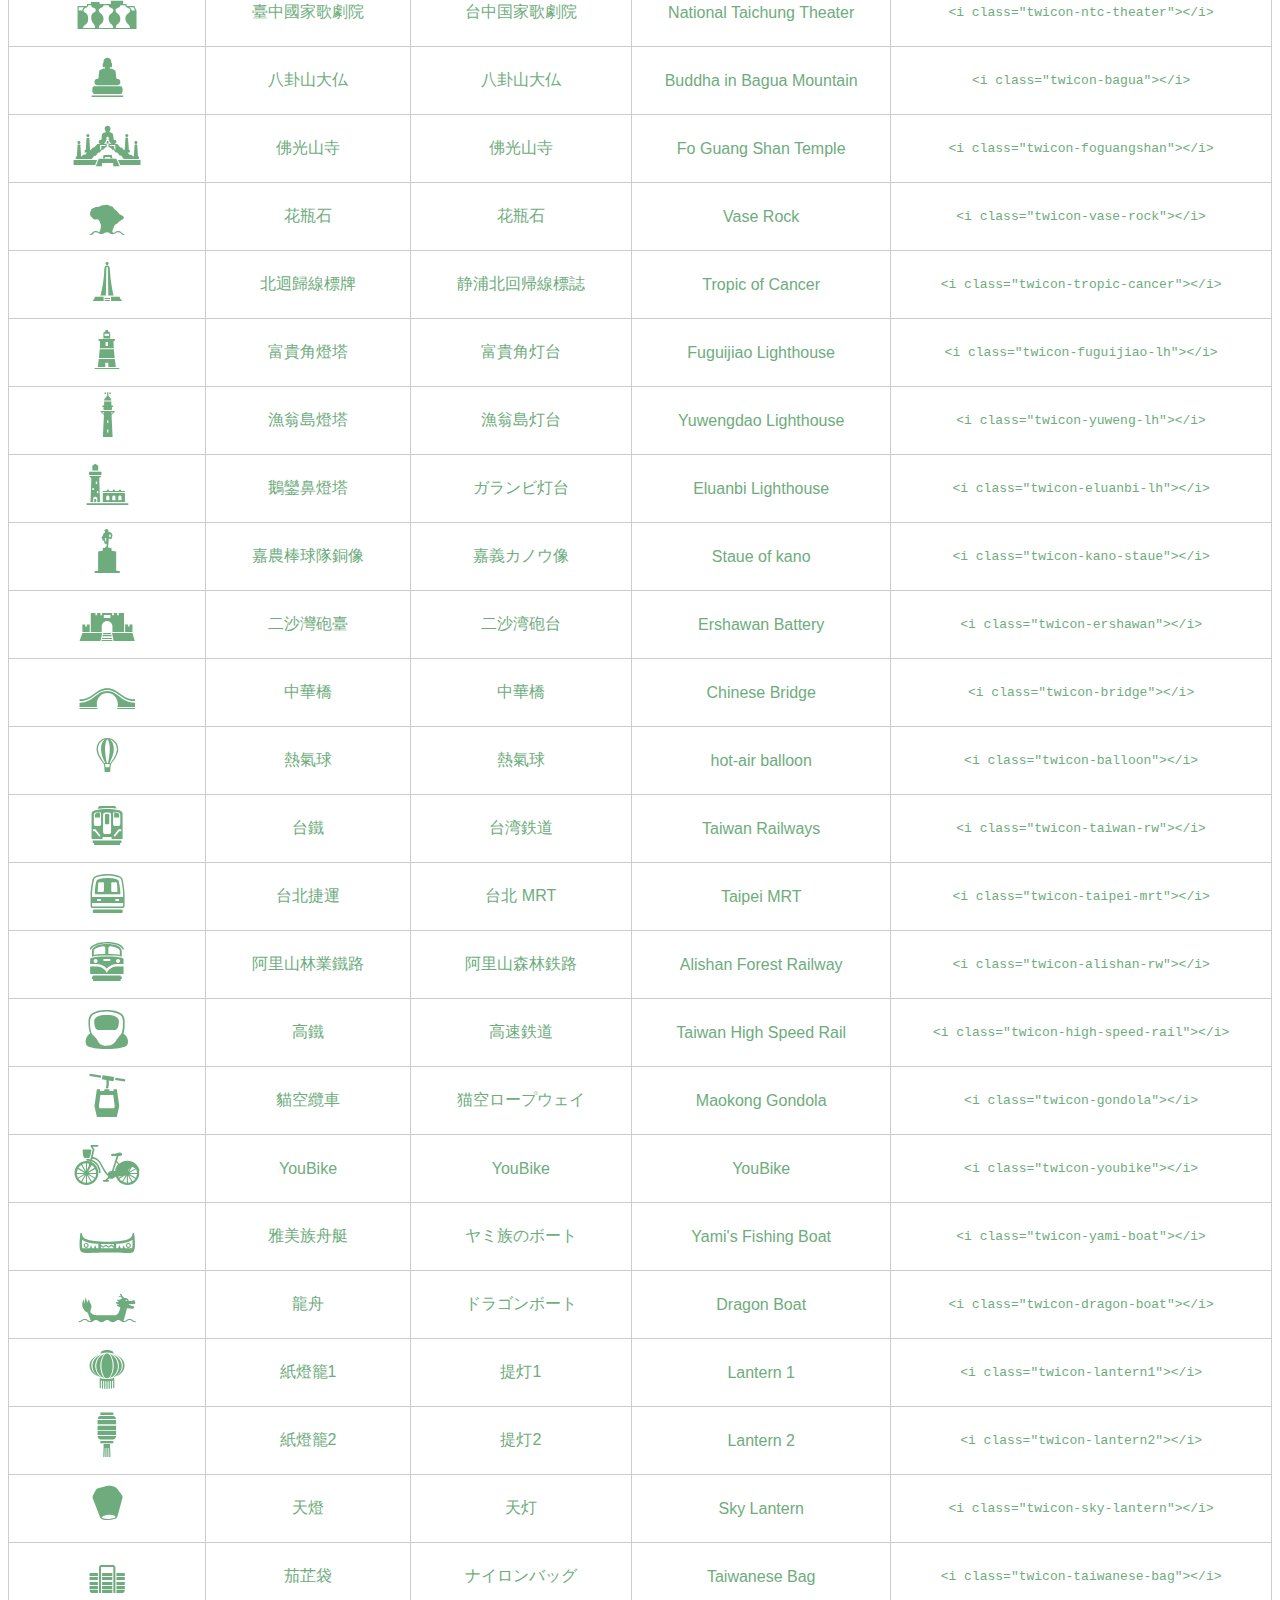
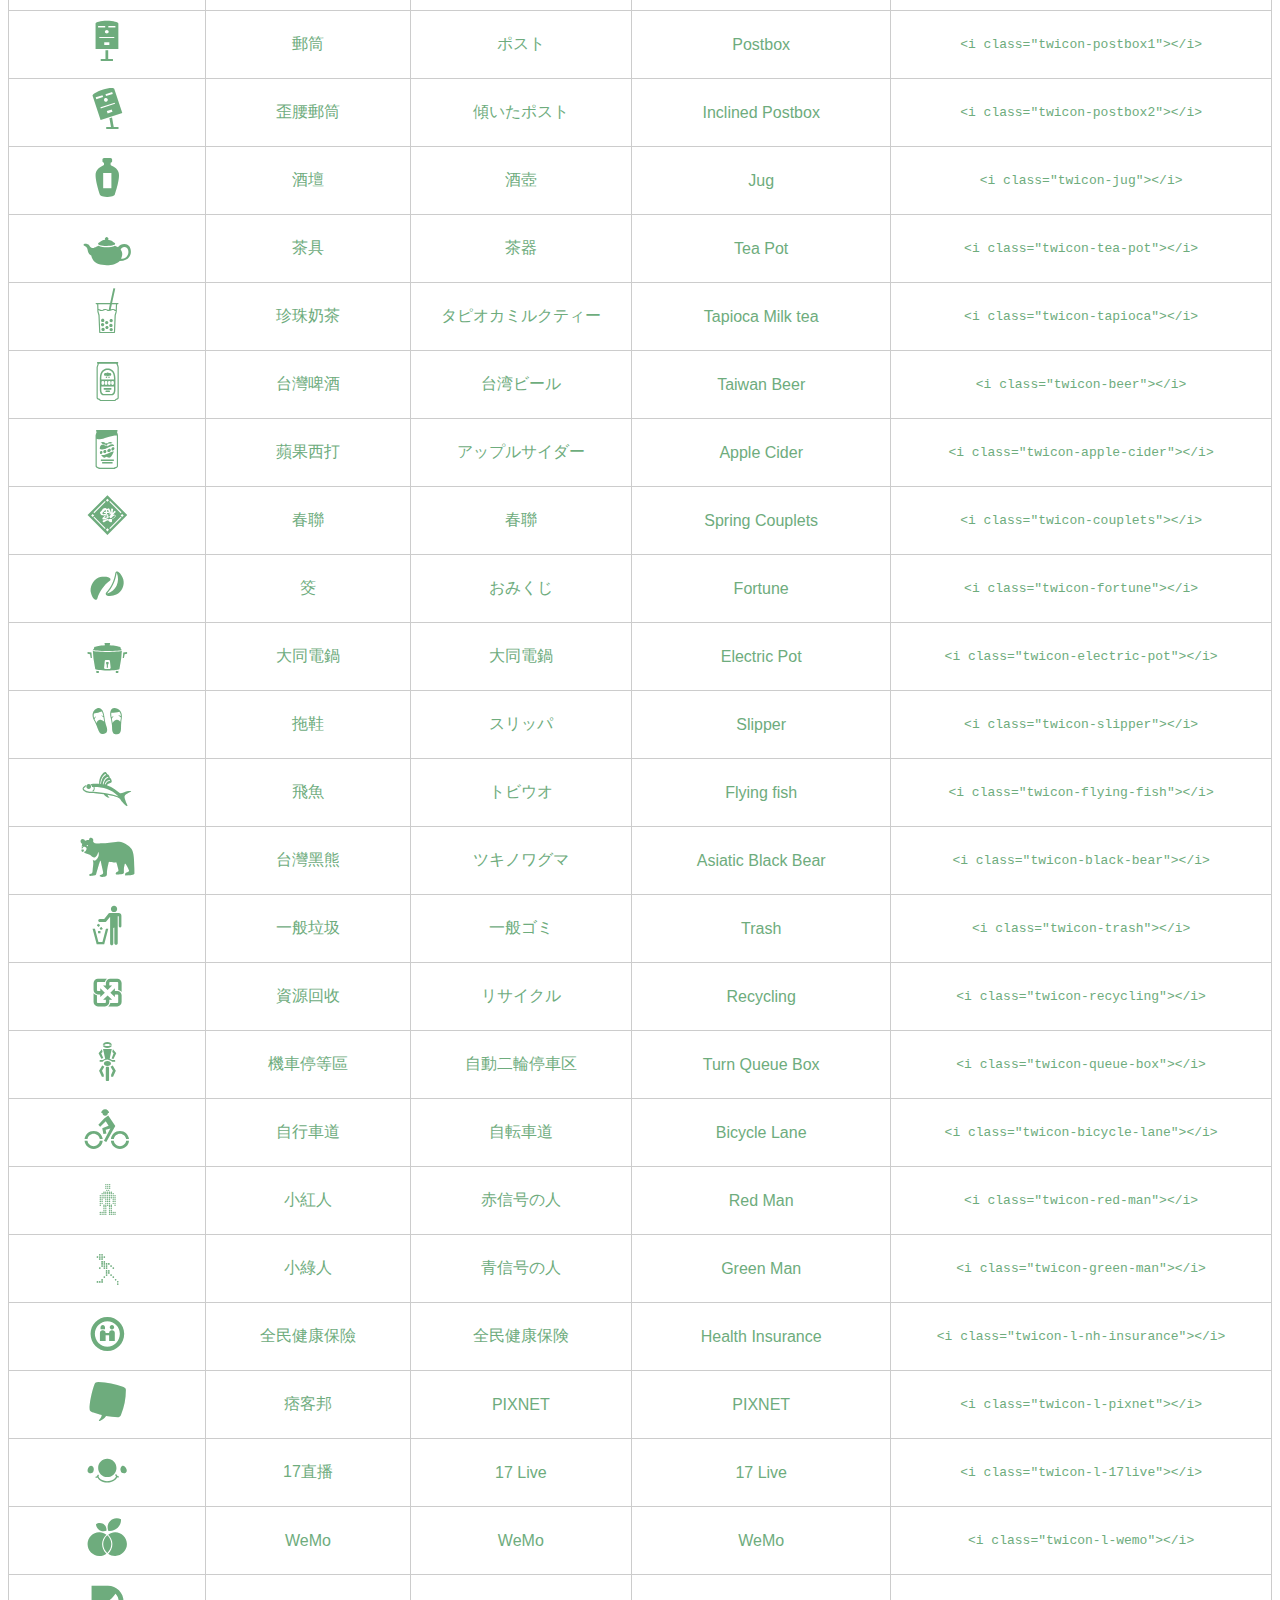
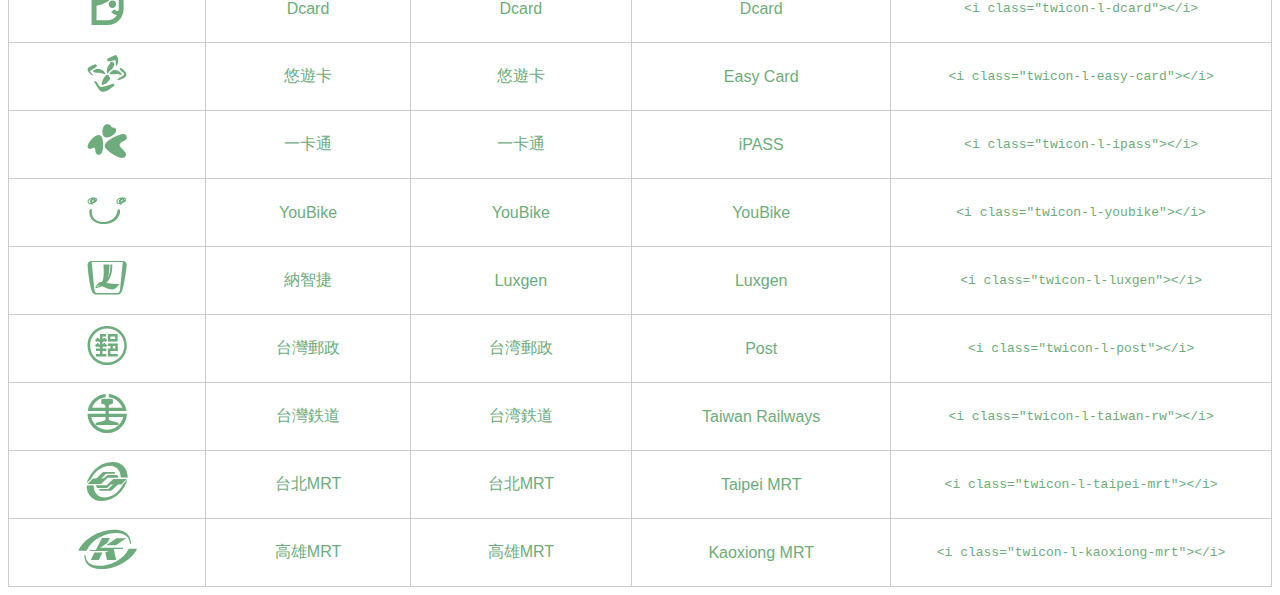
<file: project3/project1/twicon/List.html>
<head>
 <title>一覽表|一覧表|List</title>
 <style type="text/css">
  table{
    width: 100%;
    border-collapse: collapse;
    border-spacing: 0;
    color:#6EAC7D;
    font-family: sans-serif ;
  }

  table th{
    padding: 10px 20px;
    text-align: center;
    border: 1px solid #ccc;
    background-color: #D9F2E7
  }

  table td{
    padding: 0px 20px;
    text-align: center;
    border: 1px solid #ccc;
  }

  table td.icon {
    font-family: "twicon" ;
    font-size: 3.5em ;
    border: 1px solid #ccc;
  }

  table tr:hover{
    background-color: #4A7756;
    color:#fff;
  }

  @font-face {
   font-family: 'twicon';
   src: url('twicon.woff') ;
   src: url('twicon.woff2') ;
  }
 </style>
</head>
<body>
 <p>
   感謝您下載我們的「Taiwan Icon Font ver.1000」!!!
 </p>
 <p>
   以Adobe Illustrater，Photoshop這種的設計軟體使用的話，copy下面最左邊的icon，貼在軟體上，設定字體「Taiwan icon 20」。
  <br>在網站(HTML)用的話、為了引用「twicon.css」&lt;head&gt;内加下面的code(需要的話自己調一下)，要貼的地方把「Mark up for web」的Code貼一下。
  <pre style="display:block;overflow-x:auto;padding:0.5em;color:#000;background:#f8f8ff"><code><span style="color:#000080;font-weight:normal">&lt;<span style="color:#000080;font-weight:normal">link</span> <span class="hljs-attr">rel</span>=<span style="color:#219161">&quot;stylesheet&quot;</span> <span class="hljs-attr">href</span>=<span style="color:#219161">&quot;twicon/twicon.css&quot;</span>&gt;</span></code></pre>

 <table>
  <tr>
    <th>Icons <small>(copy for DTP)</small></th>
    <th>中文</th>
    <th>日本語</th>
    <th>English</th>
    <th>Mark up for web</th>
  </tr>
  <tr>
    <td class="icon">ꀀ</td>
    <td>台灣民主旗</td>
    <td>台湾民主旗</td>
    <td>taiwan democracy flag</td>
    <td><code>&lt;i class="twicon-td-flag"&gt;&lt;/i&gt;</code></td>
  </tr>
  <tr>
    <td class="icon">ꀁ</td>
    <td>中華民國國旗</td>
    <td>中華民国国旗</td>
    <td>R.O.C Flag</td>
    <td><code>&lt;i class="twicon-roc-flag"&gt;&lt;/i&gt;</code></td>
  </tr>
  <tr>
    <td class="icon">ꀂ</td>
    <td>台灣島</td>
    <td>台湾本島</td>
    <td>Taiwan Main Island</td>
    <td><code>&lt;i class="twicon-main-island"&gt;&lt;/i&gt;</code></td>
  </tr>
  <tr>
    <td class="icon">ꀃ</td>
    <td>澎湖群島</td>
    <td>澎湖諸島</td>
    <td>Penghu Islands</td>
    <td><code>&lt;i class="twicon-penghu-islands"&gt;&lt;/i&gt;</code></td>
  </tr>
  <tr>
    <td class="icon">ꀄ</td>
    <td>金門島</td>
    <td>金門島</td>
    <td>Kinmen Main Island</td>
    <td><code>&lt;i class="twicon-kinmen-island"&gt;&lt;/i&gt;</code></td>
  </tr>
  <tr>
    <td class="icon">ꀅ</td>
    <td>綠島</td>
    <td>緑島</td>
    <td>Green Island</td>
    <td><code>&lt;i class="twicon-green-island"&gt;&lt;/i&gt;</code></td>
  </tr>
  <tr>
    <td class="icon">ꀆ</td>
    <td>琉球嶼</td>
    <td>小琉球</td>
    <td>Lamay Island</td>
    <td><code>&lt;i class="twicon-lamay-island"&gt;&lt;/i&gt;</code></td>
  </tr>
  <tr>
    <td class="icon">ꀇ</td>
    <td>龜山島</td>
    <td>亀山島</td>
    <td>Gueishan Island</td>
    <td><code>&lt;i class="twicon-gueishan-island"&gt;&lt;/i&gt;</code></td>
  </tr>
  <tr>
    <td class="icon">ꀈ</td>
    <td>蘭嶼</td>
    <td>蘭嶼</td>
    <td>Orchid Island</td>
    <td><code>&lt;i class="twicon-orchid-island"&gt;&lt;/i&gt;</code></td>
  </tr>
  <tr>
    <td class="icon">ꀉ</td>
    <td>六氏先生之墓</td>
    <td>六氏先生の墓</td>
    <td>grave of rokushisense</td>
    <td><code>&lt;i class="twicon-grave-sense"&gt;&lt;/i&gt;</code></td>
  </tr>
  <tr>
    <td class="icon">ꀊ</td>
    <td>中正紀念堂</td>
    <td>中正紀念堂</td>
    <td>CKS Memorial Hall</td>
    <td><code>&lt;i class="twicon-cks-hall"&gt;&lt;/i&gt;</code></td>
  </tr>
  <tr>
    <td class="icon">ꀋ</td>
    <td>中正紀念堂大門</td>
    <td>中正紀念堂の門</td>
    <td>Gate of CKS Hall</td>
    <td><code>&lt;i class="twicon-gate-cks"&gt;&lt;/i&gt;</code></td>
  </tr>
  <tr>
    <td class="icon">ꀌ</td>
    <td>總統府</td>
    <td>総統府</td>
    <td>Office of the president</td>
    <td><code>&lt;i class="twicon-president-office"&gt;&lt;/i&gt;</code></td>
  </tr>
  <tr>
    <td class="icon">ꀍ</td>
    <td>台北101</td>
    <td>台北101</td>
    <td>Taipei101</td>
    <td><code>&lt;i class="twicon-taipei101"&gt;&lt;/i&gt;</code></td>
  </tr>
  <tr>
    <td class="icon">ꀎ</td>
    <td>故宮博物館</td>
    <td>故宮博物院</td>
    <td>National place Museum</td>
    <td><code>&lt;i class="twicon-np-mus"&gt;&lt;/i&gt;</code></td>
  </tr>
  <tr>
    <td class="icon">ꀏ</td>
    <td>國民革命忠烈祠</td>
    <td>国民革命忠烈祠</td>
    <td>Martyr's Shrine in Taipei</td>
    <td><code>&lt;i class="twicon-shrine-tp"&gt;&lt;/i&gt;</code></td>
  </tr>
  <tr>
    <td class="icon">ꀐ</td>
    <td>龍山寺</td>
    <td>龍山寺</td>
    <td>Longshan Temple</td>
    <td><code>&lt;i class="twicon-longshan-tmp"&gt;&lt;/i&gt;</code></td>
  </tr>
  <tr>
    <td class="icon">ꀑ</td>
    <td>國父紀念館</td>
    <td>国父記念館</td>
    <td>Sun Yat-sen Memorial Hall</td>
    <td><code>&lt;i class="twicon-sys-hall"&gt;&lt;/i&gt;</code></td>
  </tr>
  <tr>
    <td class="icon">ꀒ</td>
    <td>孔子廟</td>
    <td>孔子廟</td>
    <td>Confucius Temple</td>
    <td><code>&lt;i class="twicon-confucius-tmp"&gt;&lt;/i&gt;</code></td>
  </tr>
  <tr>
    <td class="icon">ꀓ</td>
    <td>行天宮</td>
    <td>行天宮</td>
    <td>Xingtian Temple</td>
    <td><code>&lt;i class="twicon-xingtian-tmp"&gt;&lt;/i&gt;</code></td>
  </tr>
  <tr>
    <td class="icon">ꀔ</td>
    <td>國立台灣博物館</td>
    <td>国立台湾博物館</td>
    <td>National Taiwan Museum</td>
    <td><code>&lt;i class="twicon-nt-mus"&gt;&lt;/i&gt;</code></td>
  </tr>
  <tr>
    <td class="icon">ꀕ</td>
    <td>圓山大飯</td>
    <td>圓山大飯</td>
    <td>Grand Hotel</td>
    <td><code>&lt;i class="twicon-grand-hotel"&gt;&lt;/i&gt;</code></td>
  </tr>
  <tr>
    <td class="icon">ꀖ</td>
    <td>ニニ八平和記念公園</td>
    <td>ニニ八平和記念公園</td>
    <td>228 Peace Memorial Park</td>
    <td><code>&lt;i class="twicon-228-park"&gt;&lt;/i&gt;</code></td>
  </tr>
  <tr>
    <td class="icon">ꀗ</td>
    <td>紅毛城</td>
    <td>紅毛城</td>
    <td>Fort San Domingo</td>
    <td><code>&lt;i class="twicon-san-domingo"&gt;&lt;/i&gt;</code></td>
  </tr>
  <tr>
    <td class="icon">ꀘ</td>
    <td>饒河夜市</td>
    <td>饒河夜市</td>
    <td>Raohe Street Night Market</td>
    <td><code>&lt;i class="twicon-raohe-nm"&gt;&lt;/i&gt;</code></td>
  </tr>
  <tr>
    <td class="icon">ꀙ</td>
    <td>西門紅樓</td>
    <td>西門紅楼</td>
    <td>Red House Theater</td>
    <td><code>&lt;i class="twicon-red-house"&gt;&lt;/i&gt;</code></td>
  </tr>
  <tr>
    <td class="icon">ꀚ</td>
    <td>臺北府城北門</td>
    <td>台北城北門</td>
    <td>Beimen</td>
    <td><code>&lt;i class="twicon-beimen"&gt;&lt;/i&gt;</code></td>
  </tr>
  <tr>
    <td class="icon">ꀛ</td>
    <td>臺北府城小南門</td>
    <td>台北府城小南門</td>
    <td>Xiaonanmen</td>
    <td><code>&lt;i class="twicon-xiaonanmen"&gt;&lt;/i&gt;</code></td>
  </tr>
  <tr>
    <td class="icon">ꀜ</td>
    <td>台北站</td>
    <td>台北駅</td>
    <td>Taipei Station</td>
    <td><code>&lt;i class="twicon-taipei-stn"&gt;&lt;/i&gt;</code></td>
  </tr>
  <tr>
    <td class="icon">ꀝ</td>
    <td>安平古堡</td>
    <td>安平古堡</td>
    <td>Fort Zeelandia</td>
    <td><code>&lt;i class="twicon-zeelandia"&gt;&lt;/i&gt;</code></td>
  </tr>
  <tr>
    <td class="icon">ꀞ</td>
    <td>億載金城</td>
    <td>億載金城</td>
    <td>Eternal Golden Castle</td>
    <td><code>&lt;i class="twicon-eg-castle"&gt;&lt;/i&gt;</code></td>
  </tr>
  <tr>
    <td class="icon">ꀟ</td>
    <td>赤崁樓</td>
    <td>赤カン楼</td>
    <td>Fort Provintia</td>
    <td><code>&lt;i class="twicon-provintia"&gt;&lt;/i&gt;</code></td>
  </tr>
  <tr>
    <td class="icon">ꀠ</td>
    <td>八田與一雕像</td>
    <td>八田與一像</td>
    <td>Statue of Yoichi Hatta</td>
    <td><code>&lt;i class="twicon-hy-statue"&gt;&lt;/i&gt;</code></td>
  </tr>
  <tr>
    <td class="icon">ꀡ</td>
    <td>高雄85大樓</td>
    <td>高雄85ビル</td>
    <td>85 Sky Tower</td>
    <td><code>&lt;i class="twicon-85tower"&gt;&lt;/i&gt;</code></td>
  </tr>
  <tr>
    <td class="icon">ꀢ</td>
    <td>美麗島站</td>
    <td>美麗島駅</td>
    <td>Formosa Boulevard Station</td>
    <td><code>&lt;i class="twicon-fb-stn"&gt;&lt;/i&gt;</code></td>
  </tr>
  <tr>
    <td class="icon">ꀣ</td>
    <td>蓮池潭老虎塔</td>
    <td>蓮池潭老虎塔</td>
    <td>Dragon and Tiger Pagoda</td>
    <td><code>&lt;i class="twicon-dt-pagoda"&gt;&lt;/i&gt;</code></td>
  </tr>
  <tr>
    <td class="icon">ꀤ</td>
    <td>天主教玫瑰堂</td>
    <td>ロザリオ大聖堂</td>
    <td>Rosary Catholic Church</td>
    <td><code>&lt;i class="twicon-rosary-church"&gt;&lt;/i&gt;</code></td>
  </tr>
  <tr>
    <td class="icon">ꀥ</td>
    <td>龍騰断橋</td>
    <td>龍騰断橋</td>
    <td>Longteng Bridge</td>
    <td><code>&lt;i class="twicon-longteng-brg"&gt;&lt;/i&gt;</code></td>
  </tr>
  <tr>
    <td class="icon">ꀦ</td>
    <td>蘭陽博物館</td>
    <td>蘭陽博物館</td>
    <td>Lanyang museum</td>
    <td><code>&lt;i class="twicon-ly-museum"&gt;&lt;/i&gt;</code></td>
  </tr>
  <tr>
    <td class="icon">ꀧ</td>
    <td>情人橋</td>
    <td>情人橋</td>
    <td>Tamsui Lover's Bridge</td>
    <td><code>&lt;i class="twicon-lovers-brg"&gt;&lt;/i&gt;</code></td>
  </tr>
  <tr>
    <td class="icon">ꀨ</td>
    <td>北投溫泉博物館</td>
    <td>北投温泉記念館</td>
    <td>Beitou Hotspring Museum</td>
    <td><code>&lt;i class="twicon-hotspring-mus"&gt;&lt;/i&gt;</code></td>
  </tr>
  <tr>
    <td class="icon">ꀩ</td>
    <td>東海大學</td>
    <td>東海大学</td>
    <td>Tunghai University</td>
    <td><code>&lt;i class="twicon-tunghai-uni"&gt;&lt;/i&gt;</code></td>
  </tr>
  <tr>
    <td class="icon">ꀪ</td>
    <td>國立台中公園</td>
    <td>国立台中公園湖心亭</td>
    <td>Taichung Park</td>
    <td><code>&lt;i class="twicon-taichung-park"&gt;&lt;/i&gt;</code></td>
  </tr>
  <tr>
    <td class="icon">ꀫ</td>
    <td>女王頭</td>
    <td>クイーンズヘッド</td>
    <td>Queen's Head</td>
    <td><code>&lt;i class="twicon-queens-head"&gt;&lt;/i&gt;</code></td>
  </tr>
  <tr>
    <td class="icon">ꀬ</td>
    <td>臺中國家歌劇院</td>
    <td>台中国家歌劇院</td>
    <td>National Taichung Theater</td>
    <td><code>&lt;i class="twicon-ntc-theater"&gt;&lt;/i&gt;</code></td>
  </tr>
  <tr>
    <td class="icon">ꀭ</td>
    <td>八卦山大仏</td>
    <td>八卦山大仏</td>
    <td>Buddha in Bagua Mountain</td>
    <td><code>&lt;i class="twicon-bagua"&gt;&lt;/i&gt;</code></td>
  </tr>
  <tr>
    <td class="icon">ꀮ</td>
    <td>佛光山寺</td>
    <td>佛光山寺</td>
    <td>Fo Guang Shan Temple</td>
    <td><code>&lt;i class="twicon-foguangshan"&gt;&lt;/i&gt;</code></td>
  </tr>
  <tr>
    <td class="icon">ꀯ</td>
    <td>花瓶石</td>
    <td>花瓶石</td>
    <td>Vase Rock</td>
    <td><code>&lt;i class="twicon-vase-rock"&gt;&lt;/i&gt;</code></td>
  </tr>
  <tr>
    <td class="icon">ꀰ</td>
    <td>北迴歸線標牌</td>
    <td>静浦北回帰線標誌</td>
    <td>Tropic of Cancer</td>
    <td><code>&lt;i class="twicon-tropic-cancer"&gt;&lt;/i&gt;</code></td>
  </tr>
  <tr>
    <td class="icon">ꀱ</td>
    <td>富貴角燈塔</td>
    <td>富貴角灯台</td>
    <td>Fuguijiao Lighthouse</td>
    <td><code>&lt;i class="twicon-fuguijiao-lh"&gt;&lt;/i&gt;</code></td>
  </tr>
  <tr>
    <td class="icon">ꀲ</td>
    <td>漁翁島燈塔</td>
    <td>漁翁島灯台</td>
    <td>Yuwengdao Lighthouse</td>
    <td><code>&lt;i class="twicon-yuweng-lh"&gt;&lt;/i&gt;</code></td>
  </tr>
  <tr>
    <td class="icon">ꀳ</td>
    <td>鵝鑾鼻燈塔</td>
    <td>ガランビ灯台</td>
    <td>Eluanbi Lighthouse</td>
    <td><code>&lt;i class="twicon-eluanbi-lh"&gt;&lt;/i&gt;</code></td>
  </tr>
  <tr>
    <td class="icon">ꀴ</td>
    <td>嘉農棒球隊銅像</td>
    <td>嘉義カノウ像</td>
    <td>Staue of kano</td>
    <td><code>&lt;i class="twicon-kano-staue"&gt;&lt;/i&gt;</code></td>
  </tr>
  <tr>
    <td class="icon">ꀵ</td>
    <td>二沙灣砲臺</td>
    <td>二沙湾砲台</td>
    <td>Ershawan Battery</td>
    <td><code>&lt;i class="twicon-ershawan"&gt;&lt;/i&gt;</code></td>
  </tr>
  <tr>
    <td class="icon">ꀶ</td>
    <td>中華橋</td>
    <td>中華橋</td>
    <td>Chinese Bridge</td>
    <td><code>&lt;i class="twicon-bridge"&gt;&lt;/i&gt;</code></td>
  </tr>
  <tr>
    <td class="icon">ꀷ</td>
    <td>熱氣球</td>
    <td>熱氣球</td>
    <td>hot‐air balloon</td>
    <td><code>&lt;i class="twicon-balloon"&gt;&lt;/i&gt;</code></td>
  </tr>
  <tr>
    <td class="icon">ꀸ</td>
    <td>台鐵</td>
    <td>台湾鉄道</td>
    <td>Taiwan Railways</td>
    <td><code>&lt;i class="twicon-taiwan-rw"&gt;&lt;/i&gt;</code></td>
  </tr>
  <tr>
    <td class="icon">ꀹ</td>
    <td>台北捷運</td>
    <td>台北 MRT</td>
    <td>Taipei MRT</td>
    <td><code>&lt;i class="twicon-taipei-mrt"&gt;&lt;/i&gt;</code></td>
  </tr>
  <tr>
    <td class="icon">ꀺ</td>
    <td>阿里山林業鐵路</td>
    <td>阿里山森林鉄路</td>
    <td>Alishan Forest Railway</td>
    <td><code>&lt;i class="twicon-alishan-rw"&gt;&lt;/i&gt;</code></td>
  </tr>
  <tr>
    <td class="icon">ꀻ</td>
    <td>高鐵</td>
    <td>高速鉄道</td>
    <td>Taiwan High Speed Rail</td>
    <td><code>&lt;i class="twicon-high-speed-rail"&gt;&lt;/i&gt;</code></td>
  </tr>
  <tr>
    <td class="icon">ꀼ</td>
    <td>貓空纜車</td>
    <td>猫空ロープウェイ</td>
    <td>Maokong Gondola</td>
    <td><code>&lt;i class="twicon-gondola"&gt;&lt;/i&gt;</code></td>
  </tr>
  <tr>
    <td class="icon">ꀽ</td>
    <td>YouBike</td>
    <td>YouBike</td>
    <td>YouBike</td>
    <td><code>&lt;i class="twicon-youbike"&gt;&lt;/i&gt;</code></td>
  </tr>
  <tr>
    <td class="icon">ꀾ</td>
    <td>雅美族舟艇</td>
    <td>ヤミ族のボート</td>
    <td>Yami's Fishing Boat</td>
    <td><code>&lt;i class="twicon-yami-boat"&gt;&lt;/i&gt;</code></td>
  </tr>
  <tr>
    <td class="icon">ꀿ</td>
    <td>龍舟</td>
    <td>ドラゴンボート</td>
    <td>Dragon Boat</td>
    <td><code>&lt;i class="twicon-dragon-boat"&gt;&lt;/i&gt;</code></td>
  </tr>
  <tr>
    <td class="icon">ꁀ</td>
    <td>紙燈籠1</td>
    <td>提灯1</td>
    <td>Lantern 1</td>
    <td><code>&lt;i class="twicon-lantern1"&gt;&lt;/i&gt;</code></td>
  </tr>
  <tr>
    <td class="icon">ꁁ</td>
    <td>紙燈籠2</td>
    <td>提灯2</td>
    <td>Lantern 2</td>
    <td><code>&lt;i class="twicon-lantern2"&gt;&lt;/i&gt;</code></td>
  </tr>
  <tr>
    <td class="icon">ꁂ</td>
    <td>天燈</td>
    <td>天灯</td>
    <td>Sky Lantern</td>
    <td><code>&lt;i class="twicon-sky-lantern"&gt;&lt;/i&gt;</code></td>
  </tr>
  <tr>
    <td class="icon">ꁃ</td>
    <td>茄芷袋</td>
    <td>ナイロンバッグ</td>
    <td>Taiwanese Bag</td>
    <td><code>&lt;i class="twicon-taiwanese-bag"&gt;&lt;/i&gt;</code></td>
  </tr>
  <tr>
    <td class="icon">ꁄ</td>
    <td>郵筒</td>
    <td>ポスト</td>
    <td>Postbox</td>
    <td><code>&lt;i class="twicon-postbox1"&gt;&lt;/i&gt;</code></td>
  </tr>
  <tr>
    <td class="icon">ꁅ</td>
    <td>歪腰郵筒</td>
    <td>傾いたポスト</td>
    <td>Inclined Postbox</td>
    <td><code>&lt;i class="twicon-postbox2"&gt;&lt;/i&gt;</code></td>
  </tr>
  <tr>
    <td class="icon">ꁆ</td>
    <td>酒壇</td>
    <td>酒壺</td>
    <td>Jug</td>
    <td><code>&lt;i class="twicon-jug"&gt;&lt;/i&gt;</code></td>
  </tr>
  <tr>
    <td class="icon">ꁇ</td>
    <td>茶具</td>
    <td>茶器</td>
    <td>Tea Pot</td>
    <td><code>&lt;i class="twicon-tea-pot"&gt;&lt;/i&gt;</code></td>
  </tr>
  <tr>
    <td class="icon">ꁈ</td>
    <td>珍珠奶茶</td>
    <td>タピオカミルクティー</td>
    <td>Tapioca Milk tea</td>
    <td><code>&lt;i class="twicon-tapioca"&gt;&lt;/i&gt;</code></td>
  </tr>
  <tr>
    <td class="icon">ꁉ</td>
    <td>台灣啤酒</td>
    <td>台湾ビール</td>
    <td>Taiwan Beer</td>
    <td><code>&lt;i class="twicon-beer"&gt;&lt;/i&gt;</code></td>
  </tr>
  <tr>
    <td class="icon">ꁊ</td>
    <td>蘋果西打</td>
    <td>アップルサイダー</td>
    <td>Apple Cider</td>
    <td><code>&lt;i class="twicon-apple-cider"&gt;&lt;/i&gt;</code></td>
  </tr>
  <tr>
    <td class="icon">ꁋ</td>
    <td>春聯</td>
    <td>春聯</td>
    <td>Spring Couplets</td>
    <td><code>&lt;i class="twicon-couplets"&gt;&lt;/i&gt;</code></td>
  </tr>
  <tr>
    <td class="icon">ꁌ</td>
    <td>筊</td>
    <td>おみくじ</td>
    <td>Fortune</td>
    <td><code>&lt;i class="twicon-fortune"&gt;&lt;/i&gt;</code></td>
  </tr>
  <tr>
    <td class="icon">ꁍ</td>
    <td>大同電鍋</td>
    <td>大同電鍋</td>
    <td>Electric Pot</td>
    <td><code>&lt;i class="twicon-electric-pot"&gt;&lt;/i&gt;</code></td>
  </tr>
  <tr>
    <td class="icon">ꁎ</td>
    <td>拖鞋</td>
    <td>スリッパ</td>
    <td>Slipper</td>
    <td><code>&lt;i class="twicon-slipper"&gt;&lt;/i&gt;</code></td>
  </tr>
  <tr>
    <td class="icon">ꁏ</td>
    <td>飛魚</td>
    <td>トビウオ</td>
    <td>Flying fish</td>
    <td><code>&lt;i class="twicon-flying-fish"&gt;&lt;/i&gt;</code></td>
  </tr>
  <tr>
    <td class="icon">ꁐ</td>
    <td>台灣黑熊</td>
    <td>ツキノワグマ</td>
    <td>Asiatic Black Bear</td>
    <td><code>&lt;i class="twicon-black-bear"&gt;&lt;/i&gt;</code></td>
  </tr>
  <tr>
    <td class="icon">ꁒ</td>
    <td>一般垃圾</td>
    <td>一般ゴミ</td>
    <td>Trash</td>
    <td><code>&lt;i class="twicon-trash"&gt;&lt;/i&gt;</code></td>
  </tr>
  <tr>
    <td class="icon">ꁑ</td>
    <td>資源回收</td>
    <td>リサイクル</td>
    <td>Recycling</td>
    <td><code>&lt;i class="twicon-recycling"&gt;&lt;/i&gt;</code></td>
  </tr>
  <tr>
    <td class="icon">ꁓ</td>
    <td>機車停等區</td>
    <td>自動二輪停車区</td>
    <td>Turn Queue Box</td>
    <td><code>&lt;i class="twicon-queue-box"&gt;&lt;/i&gt;</code></td>
  </tr>
  <tr>
    <td class="icon">ꁔ</td>
    <td>自行車道</td>
    <td>自転車道</td>
    <td>Bicycle Lane</td>
    <td><code>&lt;i class="twicon-bicycle-lane"&gt;&lt;/i&gt;</code></td>
  </tr>
  <tr>
    <td class="icon">ꁕ</td>
    <td>小紅人</td>
    <td>赤信号の人</td>
    <td>Red Man</td>
    <td><code>&lt;i class="twicon-red-man"&gt;&lt;/i&gt;</code></td>
  </tr>
  <tr>
    <td class="icon">ꁖ</td>
    <td>小綠人</td>
    <td>青信号の人</td>
    <td>Green Man</td>
    <td><code>&lt;i class="twicon-green-man"&gt;&lt;/i&gt;</code></td>
  </tr>
  <tr>
    <td class="icon">ꁗ</td>
    <td>全民健康保險</td>
    <td>全民健康保険</td>
    <td>Health Insurance</td>
    <td><code>&lt;i class="twicon-l-nh-insurance"&gt;&lt;/i&gt;</code></td>
  </tr>
  <tr>
    <td class="icon">ꁘ</td>
    <td>痞客邦</td>
    <td>PIXNET</td>
    <td>PIXNET</td>
    <td><code>&lt;i class="twicon-l-pixnet"&gt;&lt;/i&gt;</code></td>
  </tr>
  <tr>
    <td class="icon">ꁙ</td>
    <td>17直播</td>
    <td>17 Live</td>
    <td>17 Live</td>
    <td><code>&lt;i class="twicon-l-17live"&gt;&lt;/i&gt;</code></td>
  </tr>
  <tr>
    <td class="icon">ꁚ</td>
    <td>WeMo</td>
    <td>WeMo</td>
    <td>WeMo</td>
    <td><code>&lt;i class="twicon-l-wemo"&gt;&lt;/i&gt;</code></td>
  </tr>
  <tr>
    <td class="icon">ꁛ</td>
    <td>Dcard</td>
    <td>Dcard</td>
    <td>Dcard</td>
    <td><code>&lt;i class="twicon-l-dcard"&gt;&lt;/i&gt;</code></td>
  </tr>
  <tr>
    <td class="icon">ꁜ</td>
    <td>悠遊卡</td>
    <td>悠遊卡</td>
    <td>Easy Card</td>
    <td><code>&lt;i class="twicon-l-easy-card"&gt;&lt;/i&gt;</code></td>
  </tr>
  <tr>
    <td class="icon">ꁝ</td>
    <td>一卡通</td>
    <td>一卡通</td>
    <td>iPASS</td>
    <td><code>&lt;i class="twicon-l-ipass"&gt;&lt;/i&gt;</code></td>
  </tr>
  <tr>
    <td class="icon">ꁞ</td>
    <td>YouBike</td>
    <td>YouBike</td>
    <td>YouBike</td>
    <td><code>&lt;i class="twicon-l-youbike"&gt;&lt;/i&gt;</code></td>
  </tr>
  <tr>
    <td class="icon">ꁟ</td>
    <td>納智捷</td>
    <td>Luxgen</td>
    <td>Luxgen</td>
    <td><code>&lt;i class="twicon-l-luxgen"&gt;&lt;/i&gt;</code></td>
  </tr>
  <tr>
    <td class="icon">ꁠ</td>
    <td>台灣郵政</td>
    <td>台湾郵政</td>
    <td>Post</td>
    <td><code>&lt;i class="twicon-l-post"&gt;&lt;/i&gt;</code></td>
  </tr>
  <tr>
    <td class="icon">ꁡ</td>
    <td>台灣鉄道</td>
    <td>台湾鉄道</td>
    <td>Taiwan Railways</td>
    <td><code>&lt;i class="twicon-l-taiwan-rw"&gt;&lt;/i&gt;</code></td>
  </tr>
  <tr>
    <td class="icon">ꁢ</td>
    <td>台北MRT</td>
    <td>台北MRT</td>
    <td>Taipei MRT</td>
    <td><code>&lt;i class="twicon-l-taipei-mrt"&gt;&lt;/i&gt;</code></td>
  </tr>
  <tr>
    <td class="icon">ꁣ</td>
    <td>高雄MRT</td>
    <td>高雄MRT</td>
    <td>Kaoxiong MRT</td>
    <td><code>&lt;i class="twicon-l-kaoxiong-mrt"&gt;&lt;/i&gt;</code></td>
  </tr>
 </table>
</body>
</file>
<file: project3/progect2/styles/index.css>
@charset "UTF-8";
* {
  padding: 0;
  margin: 0;
  font-family: "Noto Sans TC", sans-serif;
  box-sizing: border-box;
  scroll-behavior: smooth;
}

h1,
h2,
h3,
h4,
h5,
h6 {
  font-weight: normal;
}

header {
  display: flex;
  flex-wrap: wrap;
  position: sticky;
  top: 0;
  z-index: 5;
  background-color: white;
  box-shadow: 3px 3px 5px 1px rgb(107, 107, 107);
}
header div.logo {
  display: flex;
  align-items: center;
  flex: 5 1 400px;
  margin: 1rem;
}
header div.logo img {
  width: 4vw;
  height: 3vw;
}
header nav {
  margin: 1.7rem;
  flex: 2 1 400px;
}
header nav ul {
  display: flex;
  justify-content: space-around;
  list-style-type: none;
}
header nav ul a {
  text-decoration: none;
  color: #09777d;
  font-size: 1.35rem;
}

main section.backImage {
  background-image: url(../資源包1/Pictures/pexels-photo-416676.jpeg);
  width: 100%;
  height: 93vh;
  background-size: cover;
  background-position: center;
  position: relative;
  z-index: 0;
  display: flex;
  flex-direction: column;
  text-align: center;
  justify-content: center;
  align-items: center;
}
main section.backImage h3 {
  color: white;
  font-size: 3.5rem;
}
main section.backImage a {
  text-decoration: none;
  color: black;
}
main section.backImage button.start {
  background-color: #00c6d0;
  padding: 1rem 2rem;
  margin: 2rem;
  border-radius: 1.7rem;
  border: none;
  cursor: pointer;
  color: black;
  font-size: 2rem;
  transition: all 0.3s ease;
}
main section.backImage button.start:hover {
  background-color: #09777d;
  color: white;
}
main div.filter {
  background-color: rgba(0, 0, 0, 0.2);
  width: 100%;
  min-height: 93vh;
  position: absolute;
  top: 0;
  z-index: -1;
}
main section.second {
  display: flex;
  flex-direction: column;
  align-items: center;
  text-align: center;
}
main section.second h3 {
  margin: 2rem;
  font-size: 2rem;
}
main section.second span {
  font-size: 2rem;
}
main section.second section.cards {
  display: flex;
  width: 80%;
  flex-wrap: wrap;
}
main section.second section.cards div.card {
  display: flex;
  flex-direction: column;
  height: 90vh;
  align-items: center;
  justify-content: space-around;
  flex: 1 1 300px;
  padding: 1rem 2rem;
}
main section.second section.cards div.card div.image-container {
  overflow: hidden;
  border-radius: 50%;
  height: 20vw;
  width: 20vw;
}
main section.second section.cards div.card div.image-container img {
  border-radius: 50%;
  height: 20vw;
  width: 20vw;
  transition: all 0.2s;
}
main section.second section.cards div.card div.image-container img:hover {
  transform: scale(1.2);
}
main section.second section.cards div.card h4 {
  font-size: 2rem;
}
main section.second section.cards div.card p {
  font-size: 1.5rem;
}
main section.second section.cards div.card a {
  padding: 1rem 2rem;
  background-color: #09777d;
  color: white;
  cursor: pointer;
  transition: all 0.3s ease;
}
main section.second section.cards div.card a:hover {
  background-color: #086165;
  color: white;
}

footer {
  height: 15vh;
  display: flex;
  flex-direction: column;
  z-index: 0;
  align-items: center;
}
footer div.back {
  position: absolute;
  background-color: #d9d9d9;
  height: 30vh;
  width: 100%;
  z-index: -1;
}
footer div.logo1 {
  margin: 2rem 0rem 1rem 0rem;
  display: flex;
  flex-direction: row;
  justify-content: center;
}
footer div.logo1 img {
  width: 5vw;
  height: 3vw;
}
footer section.customerList {
  width: 30%;
}
footer section.customerList ul {
  width: 100%;
  display: flex;
  flex-direction: row;
  list-style-type: none;
  font-size: 1.5rem;
  justify-content: space-around;
  margin: 1rem;
}
footer section.customerList ul a {
  text-decoration: none;
  color: black;
}
footer div.logo2 {
  display: flex;
}
footer div.logo2 a {
  margin: 0rem 1rem;
}
footer div.logo2 a img {
  width: 5vw;
  height: 5vw;
}
footer p.final {
  display: flex;
  justify-content: center;
  margin: 1rem;
}

::-webkit-scrollbar {
  width: 10px;
}

::-webkit-scrollbar-track {
  background-color: whitesmoke;
}

::-webkit-scrollbar-thumb {
  background-color: #09777d;
}

::-webkit-scrollbar-thumb:hover {
  background-color: #086165;
}

@media screen and (max-width: 800px) {
  main section.second section.cards div.card img {
    height: 40vw;
    width: 40vw;
  }
}
@media screen and (max-width: 1600px) {
  footer div.logo1 img {
    width: 5vw;
    height: 5vw;
  }
}
@media screen and (max-width: 900px) {
  footer div.logo2 a img {
    width: 10vw;
    height: 10vw;
  }
}
@media screen and (max-width: 1200px) {
  footer div.logo1 img {
    width: 9vw;
    height: 7vw;
  }
  footer section.customerList {
    width: 50%;
  }
  footer section.customerList ul {
    width: 100%;
  }
}
@media screen and (max-width: 700px) {
  footer div.logo1 img {
    width: 12vw;
    height: 8vw;
  }
  footer section.customerList {
    width: 95%;
  }
  footer section.customerList ul {
    width: 100%;
  }
}
@media screen and (max-width: 1000px) {
  header div.logo img {
    width: 10vw;
    height: 10vh;
  }
}
@media screen and (max-width: 400px) {
  header div h1 {
    font-size: 150%;
  }
}
@media screen and (max-width: 700px) {
  main section.cards div.card {
    padding: 0;
  }
}/*# sourceMappingURL=index.css.map */
</file>
<file: project3/styles/index.css>
* {
  padding: 0;
  margin: 0;
  box-sizing: border-box;
  font-family: "Noto Sans TC", sans-serif;
  max-width: 100%;
}

body {
  position: relative;
}

.greenBackground {
  position: absolute;
  top: -9vh;
  right: 0;
  z-index: -1;
  height: 130vh;
  width: 45vw;
}

header {
  width: 100%;
}
header nav ul {
  width: 70%;
  display: flex;
  justify-content: space-around;
}
header nav ul li {
  list-style-type: none;
  margin: 2rem;
}
header nav ul li a {
  text-decoration: none;
  font-size: 1.5rem;
  color: black;
}
header nav ul li a.active {
  text-decoration: none;
  font-size: 1.5rem;
  color: #48aca0;
  border-bottom: 3px solid #48aca0;
}
header nav ul li a:hover {
  color: #48aca0;
  border-bottom: 3px solid #48aca0;
}

main {
  display: flex;
  flex-wrap: wrap;
}
main section.left {
  flex: 3 1 500px;
}
main section.left h1 {
  font-size: 5rem;
  color: #48aca0;
  padding: 1rem 0rem 2rem 2rem;
}
main section.left p {
  font-size: 2rem;
  padding: 2rem 0rem 2rem 2rem;
}
main section.right {
  flex: 1 1 600px;
  position: relative;
  flex-wrap: wrap;
}
main section.right img {
  width: 20vw;
  height: 20vw;
  border-radius: 50%;
  transform: rotateZ(-17deg);
  position: absolute;
  top: 30vh;
  right: 17vw;
}
main section.table {
  flex: 3 1 500px;
  padding: 1.5rem;
}
main section.table table {
  border-collapse: collapse;
  border-top: 2px solid gray;
}
main section.table table tr {
  border-bottom: 2px solid gray;
  transition: all 0.15s ease-in;
}
main section.table table tr:hover {
  background-color: rgba(124, 218, 209, 0.4705882353);
}
main section.table table tr td {
  padding: 1rem;
}
main section.table table tr td img.react {
  margin-left: 1rem;
  margin-bottom: 0.7rem;
  width: 80px;
  height: 80px;
}
main section.table table tr td.h1 {
  font-size: 1.5rem;
  text-align: center;
}
main section.p2Pic {
  margin-left: 2rem;
  position: relative;
  flex: 1 1 600px;
}
main section.p2Pic img {
  margin-top: 2rem;
  margin-left: 3rem;
  height: 35vw;
  width: 28vw;
}
main section.p2Pic div.p2PicBack {
  position: absolute;
  background-color: #16a594;
  width: 28vw;
  height: 65vh;
  top: 9vh;
  right: 11.9vw;
  z-index: -5;
}
main section.form {
  flex: 1 1 600px;
  height: 70vh;
}
main section.form form {
  display: flex;
  flex-direction: column;
}
main section.form form div.gender label {
  margin-left: -4rem;
}
main section.form form div.gender label.LG {
  padding-left: 7.5rem;
}
main section.form form div.gender input {
  width: 5%;
}
main section.form form div label {
  font-size: 1.5rem;
  padding: 2rem 2rem 2rem 3.5rem;
}
main section.form form div input,
main section.form form div textarea {
  width: 70%;
  border: none;
  padding: 1.2rem 0.75rem;
  background-color: #97d3cd;
}
main section.form form div input::-moz-placeholder, main section.form form div textarea::-moz-placeholder {
  color: rgba(10, 10, 10, 0.349);
}
main section.form form div input::placeholder,
main section.form form div textarea::placeholder {
  color: rgba(10, 10, 10, 0.349);
}
main section.form form button {
  width: 10rem;
  background-color: #48aca0;
  border: none;
  font-size: 1.5rem;
  padding: 1rem 2rem;
  align-self: center;
  border-radius: 10px;
  color: white;
  transition: all 0.3s ease;
}
main section.form form button:hover {
  background-color: #3a8980;
  color: white;
}
main div.line {
  width: 3px;
  height: 80vh;
  background-color: gray;
}
main section.contact {
  flex: 1 1 500px;
  padding: 1rem;
  display: flex;
  flex-direction: column;
  justify-content: center;
  margin-top: -9rem;
}
main section.contact h2 {
  padding: 1rem 0rem;
}

footer a img {
  margin: 1rem;
}

@media screen and (max-width: 1300px) {
  .greenBackground {
    opacity: 0.2;
    position: absolute;
    top: -10vh;
    right: -90vw;
    z-index: -1;
    height: 100vh;
    width: 200vw;
  }
  header nav ul {
    width: 90%;
    display: flex;
    flex-wrap: wrap;
    flex-direction: column;
  }
  header nav ul li {
    border-bottom: 3px solid #878989;
  }
  header nav ul li a {
    font-size: 2.5rem;
  }
  header nav ul li.active {
    padding: 0.5rem;
    margin: 0.5rem;
    border-bottom: 3px solid #48aca0;
  }
  header nav ul li.active a {
    border-bottom: none;
    font-size: 2.5rem;
  }
  header nav ul li:hover {
    border-bottom: 3px solid #48aca0;
  }
  main section.left p {
    flex: 3 1 300px;
    padding: 0rem 4.5rem;
  }
  main section.right {
    flex: 1 1 300px;
    display: flex;
    justify-content: center;
  }
  main section.right img {
    position: static;
    margin: 2.5rem;
    height: 37vw;
    width: 37vw;
  }
  main section.p2Pic {
    display: flex;
    justify-content: center;
    align-items: center;
  }
  main section.p2Pic div.photo {
    height: 40vw;
    width: 40vw;
    border-radius: 50%;
    overflow: hidden;
  }
  main section.p2Pic div.photo img {
    border-radius: 50%;
    margin: -0.3rem;
    height: 40vw;
    width: 40vw;
    transition: all 0.2s ease;
  }
  main section.p2Pic div.photo img:hover {
    transform: scale(1.2);
  }
  main section.p2Pic div.p2PicBack {
    display: none;
  }
  footer a img {
    padding-left: 2rem;
    margin: 1rem 0rem 1rem 1rem;
  }
}
@media screen and (max-width: 500px) {
  main section.left h1 {
    font-size: 3rem;
  }
  main section.left p {
    font-size: 1.5rem;
  }
  section.right {
    margin-left: 3.5rem;
  }
  section.right img {
    justify-content: center;
    align-content: center;
  }
  footer {
    display: flex;
    flex-direction: column;
    justify-content: center;
    align-items: center;
  }
}
@media screen and (max-width: 600px) {
  main section.table table tr td img.css {
    margin-right: 5rem;
  }
  main section.form form div label {
    padding: 0rem 0rem 0rem 1.5rem;
  }
  main section.form form div label.LG {
    padding-left: 1rem;
  }
}
@media screen and (max-width: 600px) and (max-width: 470px) {
  main main section.table table tr td img {
    display: flex;
    flex-direction: column;
  }
}
@media screen and (max-width: 600px) and (max-width: 320px) {
  main section.form form div label {
    padding: 0;
  }
  main section.form div.gender label.LG {
    margin-left: -7.5rem;
    margin-right: rem;
  }
}/*# sourceMappingURL=index.css.map */
</file>
<file: project3/project1/auther.css>
* {
  padding: 0;
  margin: 0;
  box-sizing: border-box;
  font-family: "Noto Sans SC", sans-serif;
  font-family: "Noto Sans TC", sans-serif;
}
h1,
h2,
h3,
h4,
h5,
h6 {
  font-weight: normal;
}
.headerTitle {
  font-size: 2rem;
}
.headerText {
  font-size: 1rem;
}
header {
  background-color: #d9d9d9;
  padding: 1rem;
}
nav ul {
  background-color: #5a5a5a;
}
nav ul {
  display: flex;
  list-style-type: none;
  padding: 1rem;
}

nav ul li {
  padding: 0.5rem 0.75rem;
}
nav ul li a.active {
  color: white;
}

nav ul li a {
  color: rgba(206, 203, 203, 0.76);
  text-decoration: none;
  padding: 0.5rem 0.75rem;
  font-size: 1.25rem;
  transition: all 0.25s ease;
}
ul li a:hover {
  color: white;
}
h1 {
  font-weight: bolder;
}
hr {
  margin: 0rem 0rem 1rem 0rem;
}
section.c1,
section.c2 {
  margin: 2rem;
}
footer {
  display: flex;
  flex-direction: row;
}
section.left {
  margin: 0rem 0rem 0rem 3.5rem;
}
section.left h1 {
  margin: 0rem 0rem 0rem -1rem;
}
section.right {
  position: absolute;
  right: 2rem;
}
</file>
<file: project3/project1/twicon/twicon.css>
/*!
* @package twicon
* @version 1.001
* @author twicon https://twicon.page
* @copyright Copyright (c) 2020 twicon
* @license - https://twicon.page/license/
*/
@font-face {
  font-family: twicon;
  font-weight: 400;
  font-style: Regular;
  src: url(twicon.woff2) format("woff2"),
    url(twicon.woff) format("woff");
}
[class*=" twicon-"],
[class^="twicon-"] {
  font-family: twicon !important;
  speak: none;
  font-style: normal;
  font-weight: 400;
  font-variant: normal;
  text-transform: none;
  white-space: nowrap;
  word-wrap: normal;
  direction: ltr;
  line-height: 1;
  -webkit-font-feature-settings: "liga";
  -webkit-font-smoothing: antialiased;
}

.twicon-td-flag:before {
  content: "\a000";
}
.twicon-roc-flag:before {
  content: "\a001";
}
.twicon-main-island:before {
  content: "\a002";
}
.twicon-penghu-islands:before {
  content: "\a003";
}
.twicon-kinmen-island:before {
  content: "\a004";
}
.twicon-green-island:before {
  content: "\a005";
}
.twicon-lamay-island:before {
  content: "\a006";
}
.twicon-gueishan-island:before {
  content: "\a007";
}
.twicon-orchid-island:before {
  content: "\a008";
}
.twicon-grave-sense:before {
  content: "\a009";
}
.twicon-cks-hall:before {
  content: "\a00a";
}
.twicon-gate-cks:before {
  content: "\a00b";
}
.twicon-president-office:before {
  content: "\a00c";
}
.twicon-taipei101:before {
  content: "\a00d";
}
.twicon-np-mus:before {
  content: "\a00e";
}
.twicon-shrine-tp:before {
  content: "\a00f";
}
.twicon-longshan-tmp:before {
  content: "\a010";
}
.twicon-sys-hall:before {
  content: "\a011";
}
.twicon-confucius-tmp:before {
  content: "\a012";
}
.twicon-xingtian-tmp:before {
  content: "\a013";
}
.twicon-nt-mus:before {
  content: "\a014";
}
.twicon-grand-hotel:before {
  content: "\a015";
}
.twicon-228-park:before {
  content: "\a016";
}
.twicon-san-domingo:before {
  content: "\a017";
}
.twicon-raohe-nm:before {
  content: "\a018";
}
.twicon-red-house:before {
  content: "\a019";
}
.twicon-beimen:before {
  content: "\a01a";
}
.twicon-xiaonanmen:before {
  content: "\a01b";
}
.twicon-taipei-stn:before {
  content: "\a01c";
}
.twicon-zeelandia:before {
  content: "\a01d";
}
.twicon-eg-castle:before {
  content: "\a01e";
}
.twicon-provintia:before {
  content: "\a01f";
}
.twicon-hy-statue:before {
  content: "\a020";
}
.twicon-85tower:before {
  content: "\a021";
}
.twicon-fb-stn:before {
  content: "\a022";
}
.twicon-dt-pagoda:before {
  content: "\a023";
}
.twicon-rosary-church:before {
  content: "\a024";
}
.twicon-longteng-brg:before {
  content: "\a025";
}
.twicon-ly-mus:before {
  content: "\a026";
}
.twicon-lovers-brg:before {
  content: "\a027";
}
.twicon-hotspring-mus:before {
  content: "\a028";
}
.twicon-tunghai-uni:before {
  content: "\a029";
}
.twicon-taichung-park:before {
  content: "\a02a";
}
.twicon-queens-head:before {
  content: "\a02b";
}
.twicon-ntc-theater:before {
  content: "\a02c";
}
.twicon-bagua:before {
  content: "\a02d";
}
.twicon-foguangshan:before {
  content: "\a02e";
}
.twicon-vase-rock:before {
  content: "\a02f";
}
.twicon-tropic-cancer:before {
  content: "\a030";
}
.twicon-fuguijiao-lh:before {
  content: "\a031";
}
.twicon-yuweng-lh:before {
  content: "\a032";
}
.twicon-eluanbi-lh:before {
  content: "\a033";
}
.twicon-kano-staue:before {
  content: "\a034";
}
.twicon-ershawan:before {
  content: "\a035";
}
.twicon-dahu-park:before {
  content: "\a036";
}
.twicon-balloon:before {
  content: "\a037";
}
.twicon-taiwan-rw:before {
  content: "\a038";
}
.twicon-taipei-mrt:before {
  content: "\a039";
}
.twicon-alishan-rw:before {
  content: "\a03a";
}
.twicon-high-speed-rail:before {
  content: "\a03b";
}
.twicon-gondola:before {
  content: "\a03c";
}
.twicon-youbike:before {
  content: "\a03d";
}
.twicon-yami-boat:before {
  content: "\a03e";
}
.twicon-dragon-boat:before {
  content: "\a03f";
}
.twicon-lantern1:before {
  content: "\a040";
}
.twicon-lantern2:before {
  content: "\a041";
}
.twicon-sky-lantern:before {
  content: "\a042";
}
.twicon-taiwanese-bag:before {
  content: "\a043";
}
.twicon-postbox1:before {
  content: "\a044";
}
.twicon-postbox2:before {
  content: "\a045";
}
.twicon-jug:before {
  content: "\a046";
}
.twicon-tea-pot:before {
  content: "\a047";
}
.twicon-tapioca:before {
  content: "\a048";
}
.twicon-beer:before {
  content: "\a049";
}
.twicon-apple-cider:before {
  content: "\a04a";
}
.twicon-couplets:before {
  content: "\a04b";
}
.twicon-fortune:before {
  content: "\a04c";
}
.twicon-electric-pot:before {
  content: "\a04d";
}
.twicon-slipper:before {
  content: "\a04e";
}
.twicon-flying-fish:before {
  content: "\a04f";
}
.twicon-black-bear:before {
  content: "\a050";
}
.twicon-trash:before {
  content: "\a052";
}
.twicon-recycling:before {
  content: "\a051";
}
.twicon-queue-box:before {
  content: "\a053";
}
.twicon-bicycle-lane:before {
  content: "\a054";
}
.twicon-red-man:before {
  content: "\a055";
}
.twicon-green-man:before {
  content: "\a056";
}
.twicon-l-nh-insurance:before {
  content: "\a057";
}
.twicon-l-pixnet:before {
  content: "\a058";
}
.twicon-l-17live:before {
  content: "\a059";
}
.twicon-l-wemo:before {
  content: "\a05a";
}
.twicon-l-dcard:before {
  content: "\a05b";
}
.twicon-l-easy-card:before {
  content: "\a05c";
}
.twicon-l-ipass:before {
  content: "\a05d";
}
.twicon-l-youbike:before {
  content: "\a05e";
}
.twicon-l-luxgen:before {
  content: "\a05f";
}
.twicon-l-post:before {
  content: "\a060";
}
.twicon-l-taiwan-rw:before {
  content: "\a061";
}
.twicon-l-taipei-mrt:before {
  content: "\a062";
}
.twicon-l-kaoxiong-mrt:before {
  content: "\a063";
}
.twicon-xs {
  font-size: 0.5em;
}
.twicon-sm {
  font-size: 0.75em;
}
.twicon-md {
  font-size: 1.25em;
}
.twicon-lg {
  font-size: 1.5em;
}
.twicon-1x {
  font-size: 1em;
}
.twicon-2x {
  font-size: 2em;
}
.twicon-3x {
  font-size: 3em;
}
.twicon-4x {
  font-size: 4em;
}
.twicon-5x {
  font-size: 5em;
}
.twicon-6x {
  font-size: 6em;
}
.twicon-7x {
  font-size: 7em;
}
.twicon-8x {
  font-size: 8em;
}
.twicon-9x {
  font-size: 9em;
}
.twicon-10x {
  font-size: 10em;
}
.twicon-fw {
  text-align: center;
  width: 1.25em;
}
.twicon-ul {
  list-style-type: none;
  padding-left: 0;
  margin-left: 0;
}
.twicon-ul > li {
  position: relative;
  line-height: 2em;
}
.twicon-ul > li .twicon {
  display: inline-block;
  vertical-align: middle;
}
.twicon-border {
  border: solid 0.08em #f1f1f1;
  border-radius: 0.1em;
  padding: 0.2em 0.25em 0.15em;
}
.twicon-pull-left {
  float: left;
}
.twicon-pull-right {
  float: right;
}
.twicon.twicon-pull-left {
  margin-right: 0.3em;
}
.twicon.twicon-pull-right {
  margin-left: 0.3em;
}
.twicon-spin {
  -webkit-animation: twicon-spin 2s infinite linear;
  animation: twicon-spin 2s infinite linear;
  display: inline-block;
}
.twicon-pulse {
  -webkit-animation: twicon-spin 1s infinite steps(8);
  animation: twicon-spin 1s infinite steps(8);
  display: inline-block;
}
@-webkit-keyframes twicon-spin {
  0% {
    -webkit-transform: rotate(0);
    transform: rotate(0);
  }
  100% {
    -webkit-transform: rotate(360deg);
    transform: rotate(360deg);
  }
}
@keyframes twicon-spin {
  0% {
    -webkit-transform: rotate(0);
    transform: rotate(0);
  }
  100% {
    -webkit-transform: rotate(360deg);
    transform: rotate(360deg);
  }
}
.twicon-rotate-90 {
  -webkit-transform: rotate(90deg);
  transform: rotate(90deg);
}
.twicon-rotate-180 {
  -webkit-transform: rotate(180deg);
  transform: rotate(180deg);
}
.twicon-rotate-270 {
  -webkit-transform: rotate(270deg);
  transform: rotate(270deg);
}
.twicon-flip-horizontal {
  -webkit-transform: scale(-1, 1);
  transform: scale(-1, 1);
}
.twicon-flip-vertical {
  -webkit-transform: scale(1, -1);
  transform: scale(1, -1);
}
.twicon-flip-horizontal.twicon-flip-vertical {
  -webkit-transform: scale(-1, -1);
  transform: scale(-1, -1);
}
:root .twicon-flip-horizontal,
:root .twicon-flip-vertical,
:root .twicon-rotate-180,
:root .twicon-rotate-270,
:root .twicon-rotate-90 {
  -webkit-filter: none;
  filter: none;
  display: inline-block;
}
.twicon-inverse {
  color: #fff;
}
.sr-only {
  border: 0;
  clip: rect(0, 0, 0, 0);
  height: 1px;
  margin: -1px;
  overflow: hidden;
  padding: 0;
  position: absolute;
  width: 1px;
}
.sr-only-focusable:active,
.sr-only-focusable:focus {
  clip: auto;
  height: auto;
  margin: 0;
  overflow: visible;
  position: static;
  width: auto;
}
/* NEW */
/* GLOBAL STYLES */

.main-nav {
  max-width: 1200px;
}

.navigation ul {
  background: #fff;
  list-style: none;
  margin: 0;
  padding: 0;
  display: flex;
}

.navigation li {
  flex: 3;
}

.navigation .user {
  flex: 1;
}


/* HEADER */

* {
  box-sizing: border-box;
}

body {
  margin: 0;
}

.header {
  overflow: hidden;
  padding: 16px 10px;
}

.header a {
  float: left;
  text-align: center;
  padding: 14px;
  text-decoration: none;
  font-size: 18px;
  line-height: 23px;
  border-radius: 4px;
  margin-right: 10px;
}

.header a.logo {
  font-size: 22px;
}

.header a:hover {
  background-color: #ddd;
}

.header a.active {
  background-color: rgb(110, 172, 125);
  color: white;
}

.header-right {
  float: right;
}

@media screen and (max-width: 550px) {
  .header a {
    padding: 8px;
    font-size: 12px;
    line-height: 15px;
    margin-right: 2px;
  }
  .header a.logo {
    font-size: 18px;
    font-weight: bold;
  }
}
</file>
<file: project3/project1/economy.css>
* {
  padding: 0;
  margin: 0;
  box-sizing: border-box;
  font-family: "Noto Sans SC", sans-serif;
  font-family: "Noto Sans TC", sans-serif;
}
h1,
h2,
h3,
h4,
h5,
h6 {
  font-weight: normal;
}
.headerTitle {
  font-size: 2rem;
}
.headerText {
  font-size: 1rem;
}
header {
  background-color: #d9d9d9;
  padding: 1rem;
}
nav ul {
  background-color: #5a5a5a;
}
nav ul {
  display: flex;
  list-style-type: none;
  padding: 1rem;
}

nav ul li {
  padding: 0.5rem 0.75rem;
}
nav ul li a.active {
  color: white;
}

nav ul li a {
  color: rgba(206, 203, 203, 0.76);
  text-decoration: none;
  padding: 0.5rem 0.75rem;
  font-size: 1.25rem;
  transition: all 0.25s ease;
}
ul li a:hover {
  color: white;
}
main {
  display: flex;
  flex-direction: column;
}
section.c1 {
  padding: 2rem 2rem 0rem 2rem;
  font-weight: bold;
}
section.c1 h1 {
  font-weight: bolder;
}
hr {
  height: 1px;
  background-color: black;
  border: none;
}
.img {
  display: flex;
  justify-content: center;
  align-items: center;
  margin: 2rem 0rem 1rem 0rem;
}
section.c2 p {
  padding: 0rem 2rem;
}
section.c3 h1 {
  padding: 0rem 2rem;
  font-weight: bolder;
}
section.c3 ul li {
  margin: 0rem 2rem;
}
section.c3 a {
  text-decoration: none;
  color: blue;
  transition: all 0.25s ease;
}
section.c3 a:hover {
  color: tomato;
}
</file>
<file: project3/project1/griculture.css>
* {
  padding: 0;
  margin: 0;
  box-sizing: border-box;
  font-family: "Noto Sans SC", sans-serif;
  font-family: "Noto Sans TC", sans-serif;
}
h1,
h2,
h3,
h4,
h5,
h6 {
  font-weight: normal;
}
header {
  width: 100%;
  background-color: #d9d9d9;
  padding: 1rem;
}
h1.headerTitle {
  font-size: 2rem;
}

h3.headerText {
  font-size: 1rem;
}
ul {
  background-color: #5a5a5a;
}
nav ul {
  display: flex;
  list-style-type: none;
  padding: 1rem;
}

nav ul li {
  padding: 0.5rem 0.75rem;
}
nav ul li a.active {
  color: white;
}

ul li a {
  color: rgba(206, 203, 203, 0.76);
  text-decoration: none;
  padding: 0.5rem 0.75rem;
  font-size: 1.25rem;
  transition: all 0.25s ease;
}
ul li a:hover {
  color: white;
}
main h1 {
  font-weight: bold;
}
p {
  font-weight: normal;
}
hr {
  height: 1px;
  background-color: black;
  border: none;
}
main {
  display: flex;
  flex-direction: column;
}
section.c1 {
  padding: 2rem 1rem 2rem 2rem;
}
section.c1 p.p0 {
  padding: 0rem 0rem 2.5rem 0rem;
}
section.c1 ol li {
  margin: 1rem;
}
main section h3.count {
  color: red;
  font-size: 1.5rem;
  font-weight: bolder;
  text-align: center;
}
section.c2 {
  padding: 1rem 1rem 2rem 2rem;
}
section.c3 {
  padding: 1rem 1rem 2rem 2rem;
}
</file>
<file: project3/project1/industralization.css>
* {
  padding: 0;
  margin: 0;
  box-sizing: border-box;
  font-family: "Noto Sans SC", sans-serif;
  font-family: "Noto Sans TC", sans-serif;
}
h1,
h2,
h3,
h4,
h5,
h6 {
  font-weight: normal;
}
.headerTitle {
  font-size: 2rem;
}
.headerText {
  font-size: 1rem;
}
header {
  background-color: #d9d9d9;
  padding: 1rem;
}
ul {
  background-color: #5a5a5a;
}
nav ul {
  display: flex;
  list-style-type: none;
  padding: 1rem;
}

nav ul li {
  padding: 0.5rem 0.75rem;
}
nav ul li a.active {
  color: white;
}

ul li a {
  color: rgba(206, 203, 203, 0.76);
  text-decoration: none;
  padding: 0.5rem 0.75rem;
  font-size: 1.25rem;
  transition: all 0.25s ease;
}
ul li a:hover {
  color: white;
}
h1.top-h1 {
  font-weight: bold;
}
main section.top {
  padding: 2rem;
}
main section.directions {
  display: flex;
  flex-direction: row;
}
p.left {
  padding: 1rem;
  margin: 1.25rem 2rem 2rem 3rem;
}
p.right {
  margin: 1rem 3rem 1rem 1rem;
  padding: 1rem;
}
hr {
  height: 1px;
  background-color: black;
  border: none;
}
footer img {
  position: absolute;
  right: 2rem;
  margin: -4rem 3rem 0rem 0rem;
}
</file>
